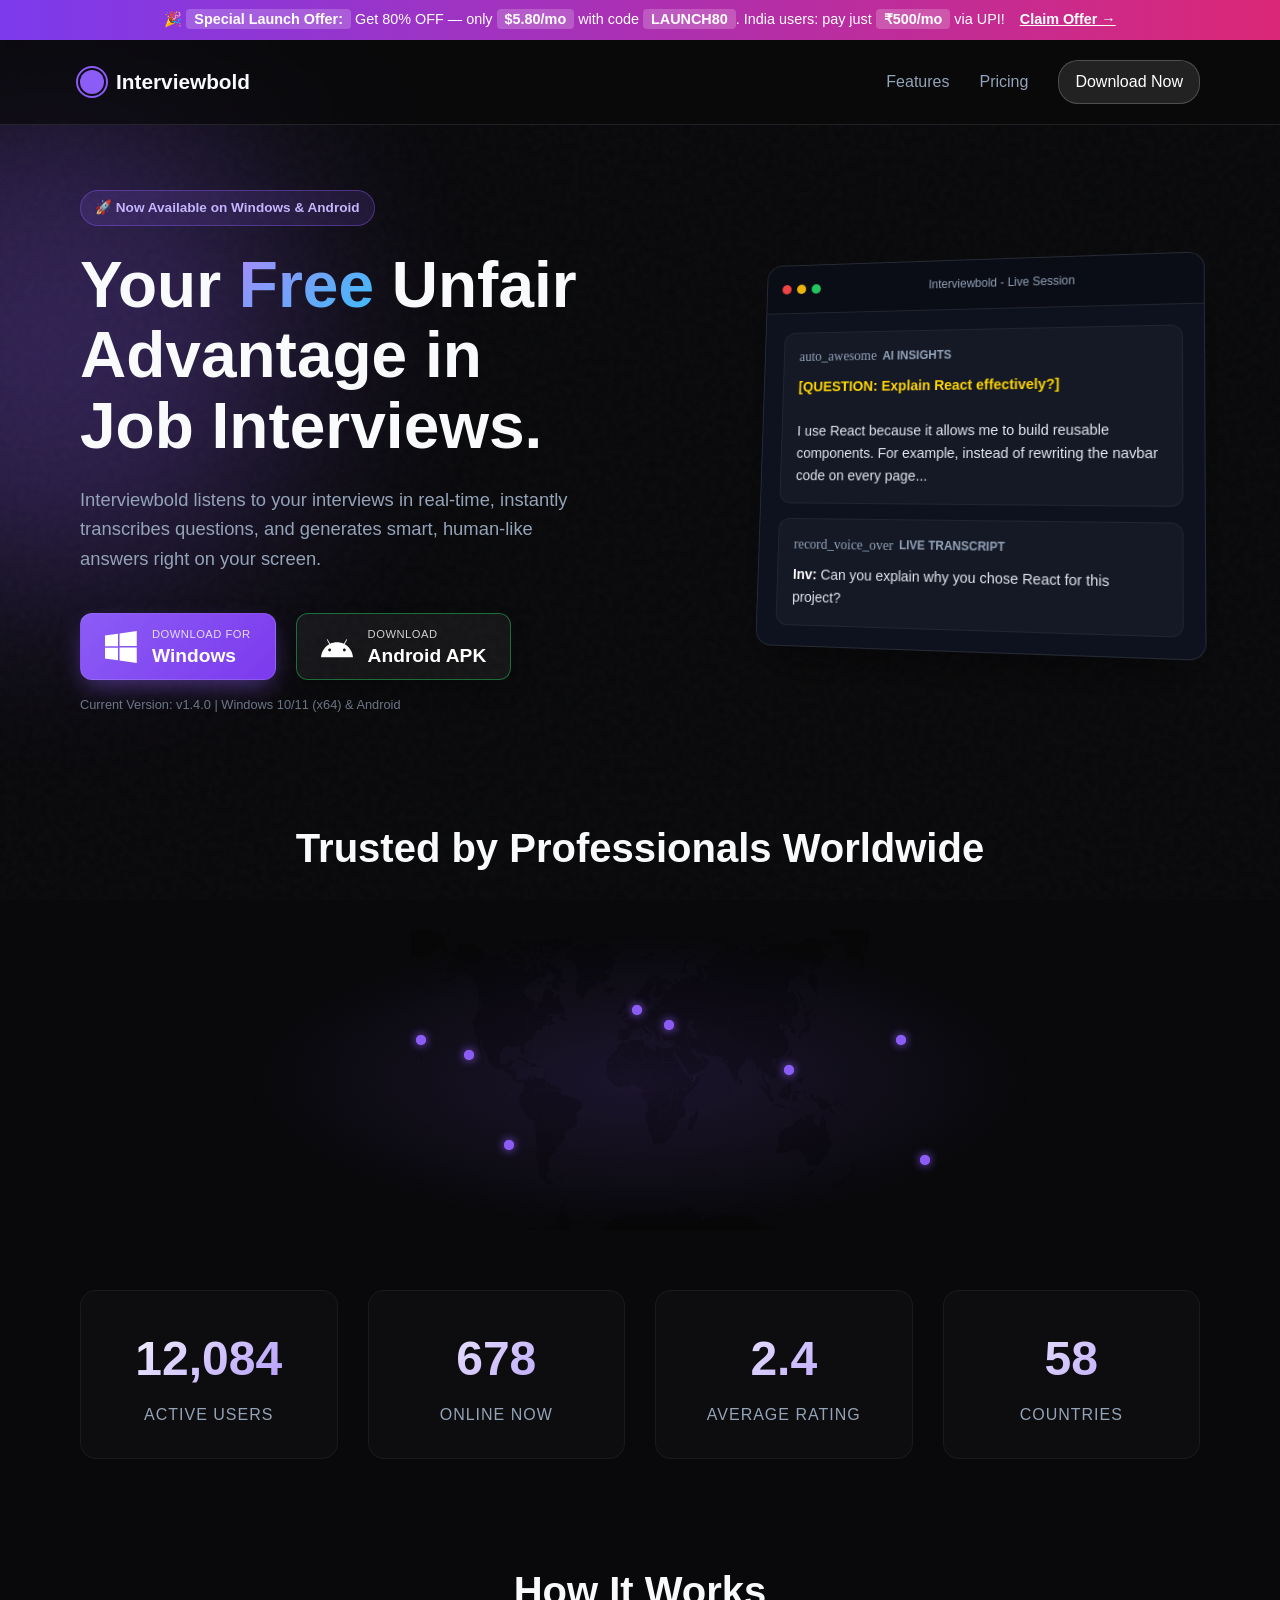
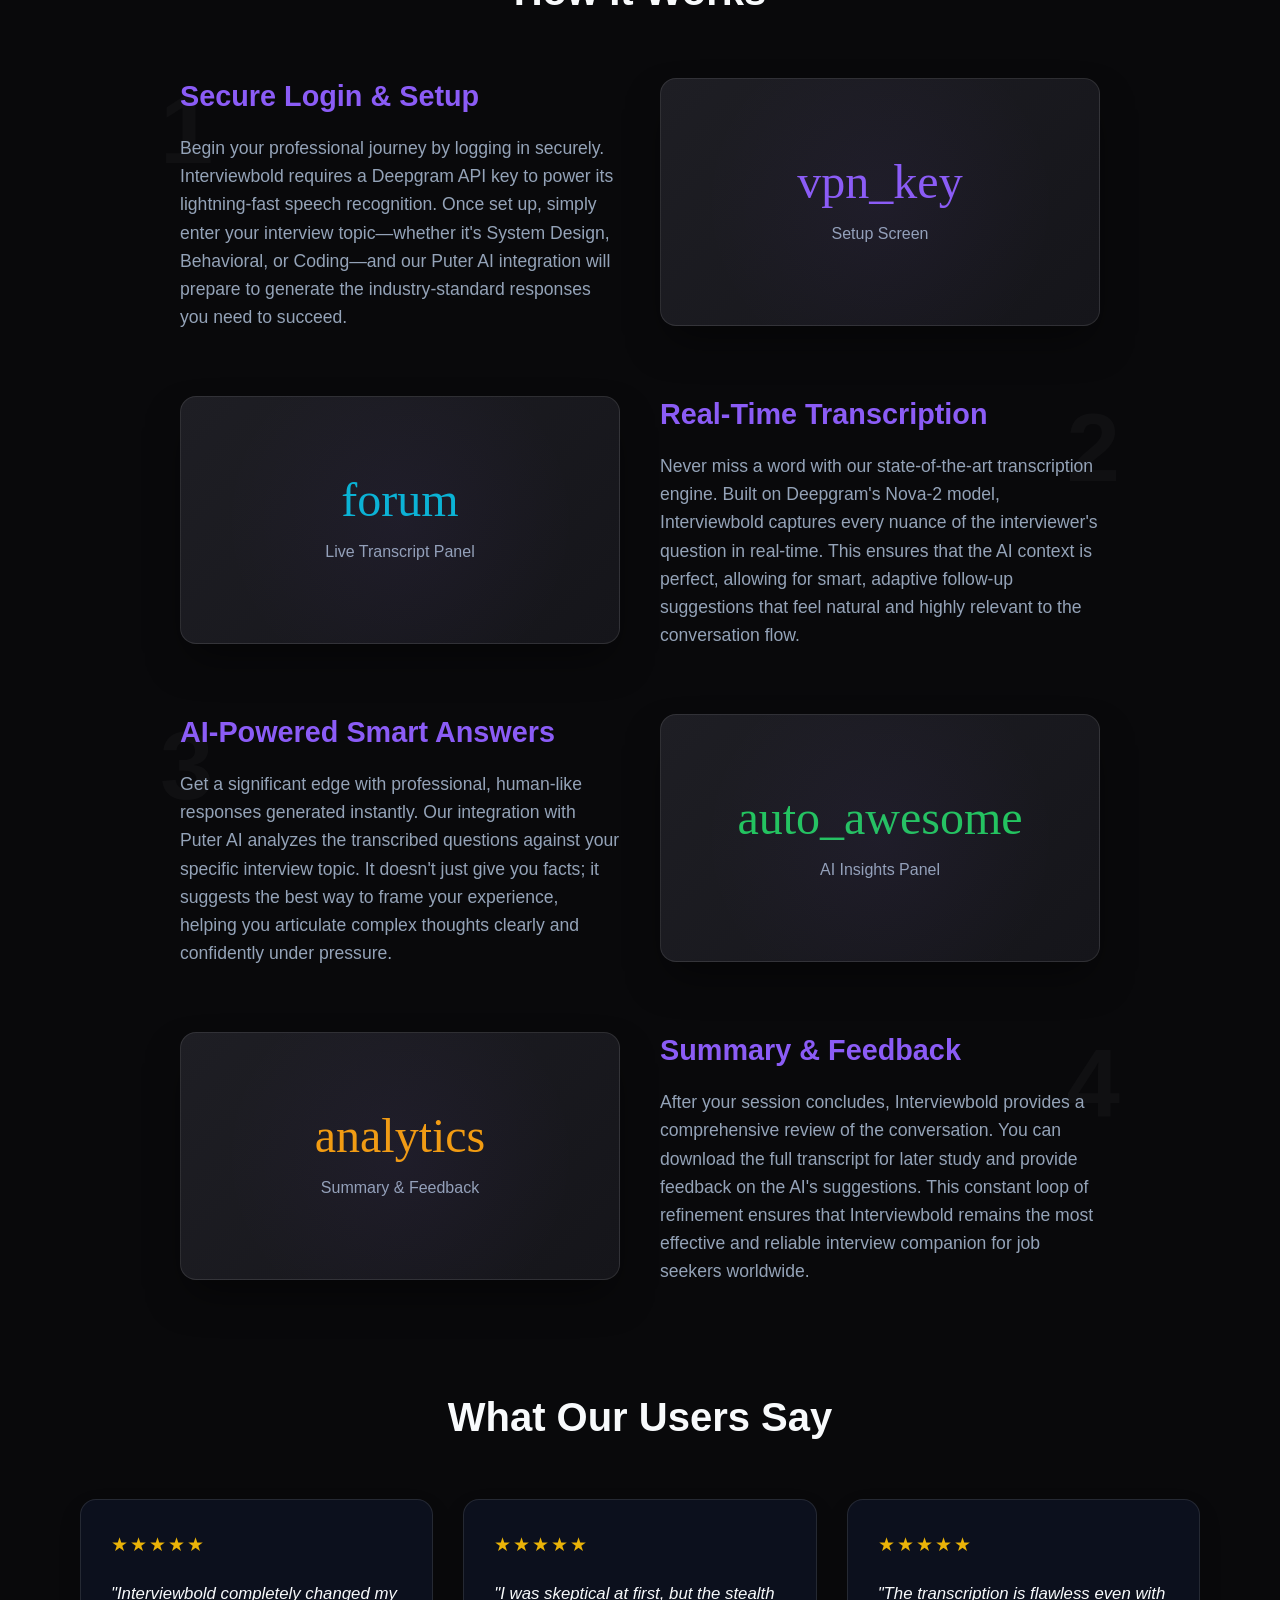
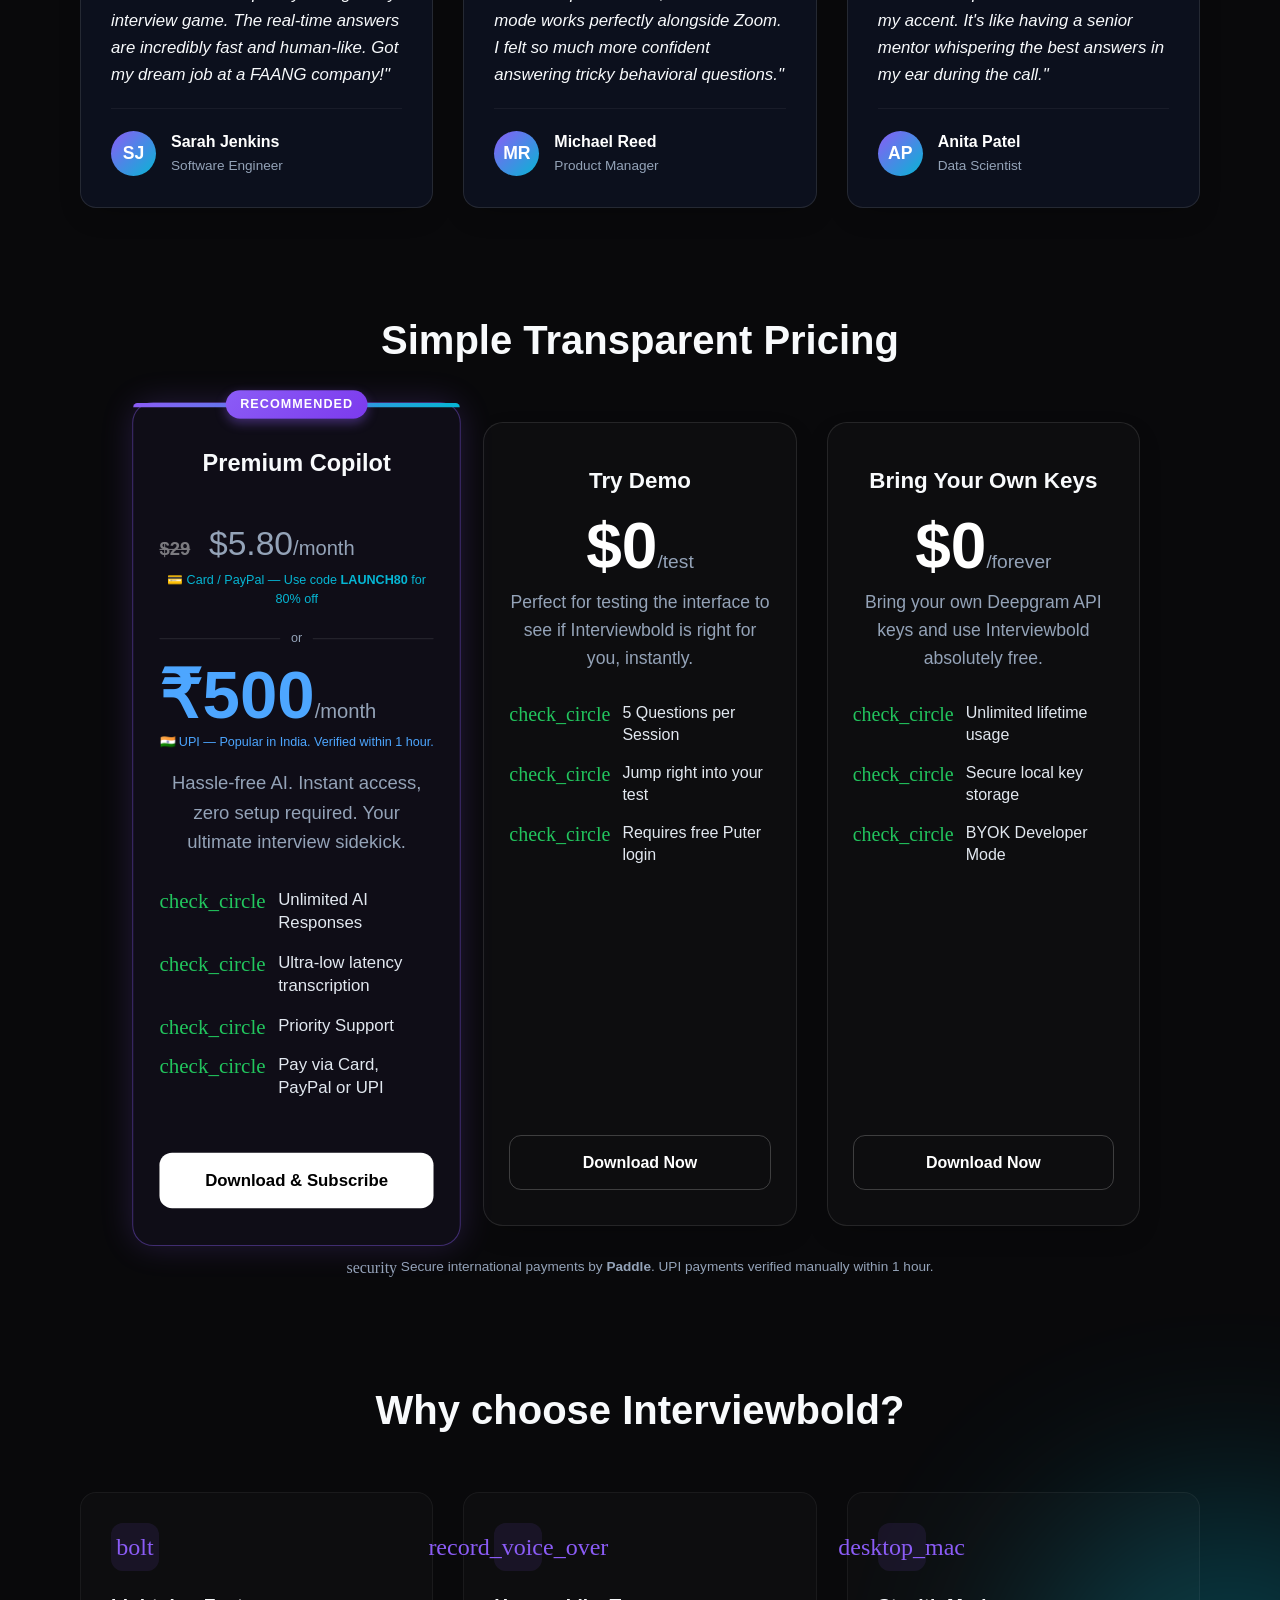
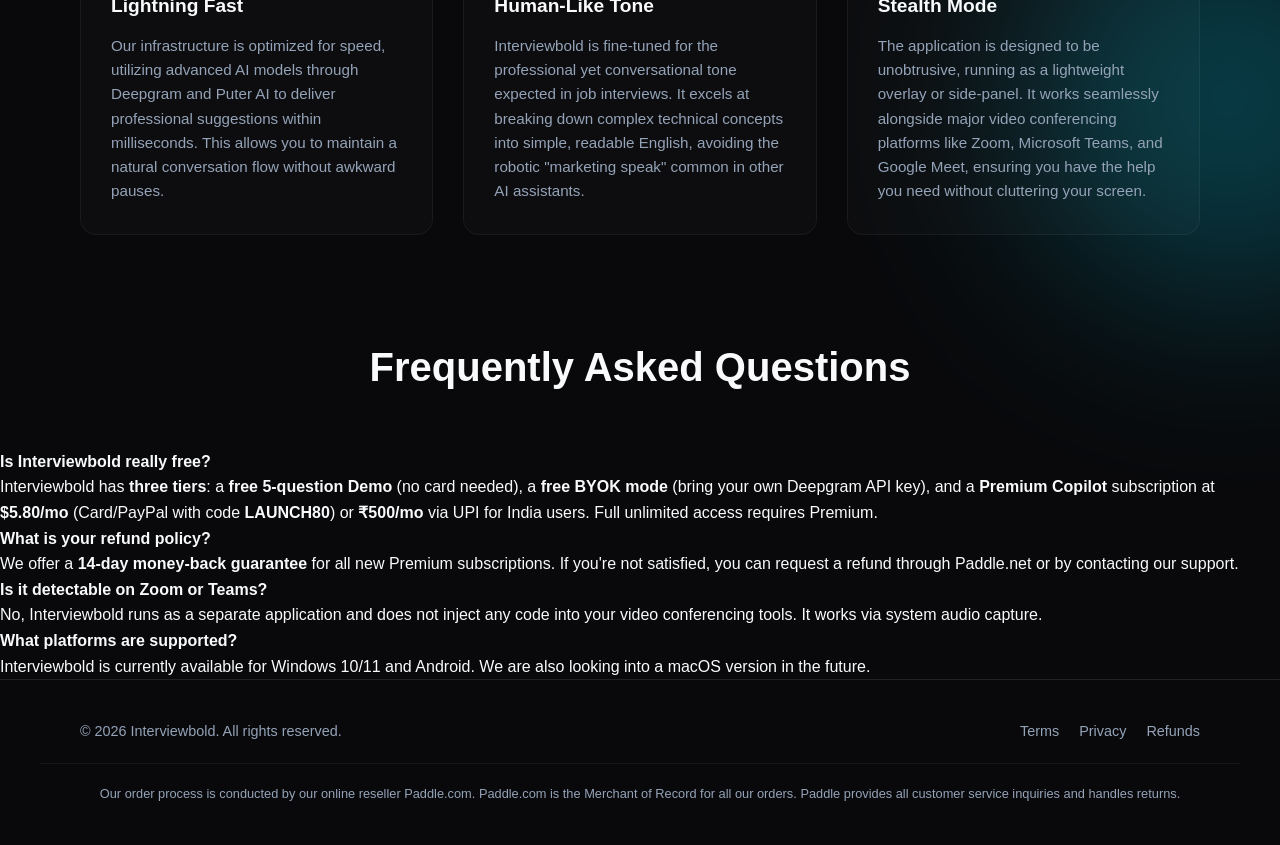
<file: index.html>
<!DOCTYPE html>
<html lang="en">

<head>
    <meta charset="UTF-8">
    <meta name="viewport" content="width=device-width, initial-scale=1.0">
    <meta name="google-site-verification" content="SeymtELvrnXvsM-uXNfC5ekh6F8FumeSMaG3FFA6Tqg" />
    <meta name="msvalidate.01" content="3D852667B1ECF9984A26DD2FC8D5C208" />
    <meta name="robots" content="index, follow, max-snippet:-1, max-image-preview:large, max-video-preview:-1" />
    <meta http-equiv="Content-Security-Policy"
        content="default-src 'self'; script-src 'self' 'unsafe-inline' https://cdn.jsdelivr.net; style-src 'self' 'unsafe-inline' https://fonts.googleapis.com https://cdn.jsdelivr.net; font-src 'self' https://fonts.gstatic.com https://fonts.googleapis.com; img-src 'self' data: https:; connect-src 'self';">
    <link rel="icon" type="image/png" href="/favicon.png">
    <link rel="apple-touch-icon" href="/favicon.png">

    <!-- Primary Meta Tags -->
    <title>Interviewbold - Free Real-Time Interview Copilot</title>
    <meta name="title" content="Interviewbold - Free Real-Time Interview Copilot">
    <meta name="description"
        content="Interviewbold: Your Free interview assistant. Real-time transcription using Deepgram and smart answers by Puter AI to help you ace your job interviews.">
    <meta name="keywords"
        content="Interview assistant, AI interview copilot, real-time interview helper, Deepgram transcription, Puter AI, AI job interview assistant, remote interview AI tool">
    <meta name="author" content="Interviewbold">
    <meta name="language" content="English">

    <!-- Open Graph / Facebook -->
    <meta property="og:type" content="website">
    <meta property="og:url" content="https://www.interviewbold.in/">
    <meta property="og:title" content="Interviewbold - Free Intelligent Interview Assistant">
    <meta property="og:description"
        content="Interviewbold: Your Free interview assistant. Real-time transcription using Deepgram and smart answers by Puter AI to help you ace your job interviews.">
    <meta property="og:image" content="https://www.interviewbold.in/assets/og-image.png">

    <!-- Twitter -->
    <meta property="twitter:card" content="summary_large_image">
    <meta property="twitter:url" content="https://www.interviewbold.in/">
    <meta property="twitter:title" content="Interviewbold - Free Intelligent Interview Assistant">
    <meta property="twitter:description"
        content="Interviewbold listens to your job interviews in real-time and generates smart, human-like answers instantly. Your unfair advantage in job interviews.">
    <meta property="twitter:image" content="https://www.interviewbold.in/assets/og-image.png">

    <!-- Canonical URL -->
    <link rel="canonical" href="https://www.interviewbold.in/">

    <!-- Fonts and Styles -->
    <link href="https://fonts.googleapis.com/css2?family=Inter:wght@300;400;500;600;700;800&display=swap"
        rel="stylesheet">
    <link href="https://fonts.googleapis.com/css2?family=Outfit:wght@400;600;800&display=swap" rel="stylesheet">
    <link href="https://fonts.googleapis.com/icon?family=Material+Icons+Round" rel="stylesheet">
    <link rel="stylesheet" href="style.css">

    <!-- Structured Data (JSON-LD) -->
    <script type="application/ld+json">
    {
      "@context": "https://schema.org",
      "@type": "SoftwareApplication",
      "name": "Interviewbold",
      "operatingSystem": "Windows, Android",
      "applicationCategory": "BusinessApplication",
      "description": "Interviewbold listens to your job interviews in real-time, instantly transcribes questions, and generates smart, human-like answers.",
      "applicationSubCategory": "Interview Assistant",
      "featureList": [
        "Real-time transcription",
        "AI-powered answers",
        "Stealth mode",
        "Multi-platform (Windows, Android)",
        "Deepgram & Puter AI integration"
      ],
      "offers": {
        "@type": "Offer",
        "price": "0",
        "priceCurrency": "USD"
      }
    }
    </script>
</head>

<body>
    <!-- Promo Banner -->
    <div class="promo-banner">
        <span>🎉 <strong>Special Launch Offer:</strong> Get 80% OFF — only <strong>$5.80/mo</strong> with code <strong>LAUNCH80</strong>. India users: pay just <strong>₹500/mo</strong> via UPI!</span>
        <a href="#pricing">Claim Offer &rarr;</a>
    </div>

    <!-- Background Effects -->
    <div class="ambient-glow glow-1"></div>
    <div class="ambient-glow glow-2"></div>
    <div class="noise-overlay"></div>

    <nav class="navbar">
        <div class="nav-content">
            <div class="logo">
                <div class="logo-icon">
                    <div class="pulse-ring"></div>
                </div>
                <span>Interviewbold</span>
            </div>
            <div class="nav-links">
                <a href="#features">Features</a>
                <a href="pricing.html">Pricing</a>
                <a href="#download" class="nav-btn">Download Now</a>
            </div>
        </div>
    </nav>

    <main>
        <section class="hero">
            <div class="hero-content">
                <div class="badge">🚀 Now Available on Windows & Android</div>
                <h1 class="hero-title">Your <span class="gradient-text">Free</span> Unfair Advantage in Job Interviews.
                </h1>
                <p class="hero-subtitle">Interviewbold listens to your interviews in real-time, instantly transcribes
                    questions, and generates smart, human-like answers right on your screen.</p>

                <div class="cta-group" id="download">
                    <!-- Windows Download Button -->
                    <a href="https://github.com/ayushmanparchoria16/wakeup_website/releases/download/v1.0.0/interviewbold-1.4.0.Setup.exe"
                        class="primary-btn windows-btn">
                        <svg viewBox="0 0 88 88" class="icon-windows" xmlns="http://www.w3.org/2000/svg" role="img" aria-label="Windows Logo">
                            <path
                                d="M0 12.402l35.687-4.86.016 34.423-35.67-.153L0 12.402zm35.67 33.529l.016 34.417-35.687-4.86v-29.41l35.67-.147zm4.326-39.012L87.314 0v41.26l-47.318-.215V6.919zm47.318 38.65L87.314 88l-47.318-6.62V45.71l47.318-.141z"
                                fill="currentColor" />
                        </svg>
                        <div class="btn-text">
                            <span class="small">Download for</span>
                            <span class="large">Windows</span>
                        </div>
                    </a>

                    <!-- Android Download / Direct APK -->
                    <a href="https://github.com/ayushmanparchoria16/wakeup_website/releases/download/v1.0.0/interviewbold-1.4.0.Setup.apk"
                        class="secondary-btn android-btn">
                        <svg viewBox="0 0 24 24" class="icon-android" xmlns="http://www.w3.org/2000/svg" role="img" aria-label="Android Logo">
                            <path
                                d="M17.523 15.3414C17.523 15.3414 17.523 15.3414 17.523 15.3414C16.9205 15.3414 16.4251 14.846 16.4251 14.2435C16.4251 13.6409 16.9205 13.1455 17.523 13.1455C18.1256 13.1455 18.621 13.6409 18.621 14.2435C18.621 14.846 18.1256 15.3414 17.523 15.3414ZM6.47648 15.3414C6.47648 15.3414 6.47648 15.3414 6.47648 15.3414C5.87395 15.3414 5.37855 14.846 5.37855 14.2435C5.37855 13.6409 5.87395 13.1455 6.47648 13.1455C7.07901 13.1455 7.57441 13.6409 7.57441 14.2435C7.57441 14.846 7.07901 15.3414 6.47648 15.3414ZM17.7207 9.87087L19.5768 6.64964C19.6646 6.49596 19.6133 6.30055 19.4597 6.21272C19.306 6.12489 19.1106 6.17616 19.0227 6.32984L17.13 9.61517C15.6139 8.92723 13.8867 8.52471 12.0001 8.52471C10.1135 8.52471 8.38626 8.92723 6.87023 9.61517L4.97753 6.32984C4.88971 6.17616 4.6943 6.12489 4.54062 6.21272C4.38694 6.30055 4.33567 6.49596 4.4235 6.64964L6.27958 9.87087C2.69722 11.8322 0.315555 15.4244 0 19.615H24C23.6845 15.4244 21.3028 11.8322 17.7207 9.87087Z"
                                fill="currentColor" />
                        </svg>
                        <div class="btn-text">
                            <span class="small">Download</span>
                            <span class="large">Android APK</span>
                        </div>
                    </a>
                </div>
                <div class="version-info">Current Version: v1.4.0 | Windows 10/11 (x64) &amp; Android</div>
            </div>

            <div class="hero-image-wrapper">
                <div class="glass-mockup">
                    <div class="mockup-header">
                        <div class="dots"><span></span><span></span><span></span></div>
                        <div class="mockup-title">Interviewbold - Live Session</div>
                    </div>
                    <div class="mockup-body">
                        <!-- Simulated App UI for the landing page -->
                        <div class="mockup-panel ai">
                            <div class="m-header"><span class="material-icons-round"
                                    style="font-size: 14px;">auto_awesome</span> AI Insights</div>
                            <div class="m-msg">
                                <span class="q-tag">[QUESTION: Explain React effectively?]</span><br><br>
                                I use React because it allows me to build reusable components. For example, instead of
                                rewriting the navbar code on every page...
                            </div>
                        </div>
                        <div class="mockup-panel tr">
                            <div class="m-header"><span class="material-icons-round"
                                    style="font-size: 14px;">record_voice_over</span>
                                Live Transcript</div>
                            <div class="m-msg tr-msg"><strong>Inv:</strong> Can you explain why you chose React for this
                                project?</div>
                        </div>
                    </div>
                </div>
            </div>
        </section>

        <!-- NEW: Global Stats & Usage -->
        <section id="stats" class="stats-section">
            <h2 class="section-title">Trusted by Professionals Worldwide</h2>

            <div class="stats-container">
                <div class="map-container">
                    <div class="map-bg"></div>
                    <div class="ping" style="top: 35%; left: 22%;" title="USA (San Francisco)"></div>
                    <div class="ping" style="top: 40%; left: 28%;" title="USA (New York)"></div>
                    <div class="ping" style="top: 70%; left: 33%;" title="Brazil (São Paulo)"></div>
                    <div class="ping" style="top: 25%; left: 49%;" title="UK (London)"></div>
                    <div class="ping" style="top: 30%; left: 53%;" title="Germany (Berlin)"></div>
                    <div class="ping" style="top: 45%; left: 68%;" title="India (Bangalore)"></div>
                    <div class="ping" style="top: 35%; left: 82%;" title="Japan (Tokyo)"></div>
                    <div class="ping" style="top: 75%; left: 85%;" title="Australia (Sydney)"></div>
                </div>

                <div class="stats-grid">
                    <div class="stat-card">
                        <div class="stat-number" data-target="25000">0</div>
                        <div class="stat-label">Active Users</div>
                    </div>
                    <div class="stat-card">
                        <div class="stat-number" data-target="1402">0</div>
                        <div class="stat-label">Online Now</div>
                    </div>
                    <div class="stat-card">
                        <div class="stat-number" data-target="4.9" data-decimal="true">0</div>
                        <div class="stat-label">Average Rating</div>
                    </div>
                    <div class="stat-card">
                        <div class="stat-number" data-target="120">0</div>
                        <div class="stat-label">Countries</div>
                    </div>
                </div>
            </div>
        </section>

        <!-- NEW: How to Use Section -->
        <section id="how-it-works" class="how-to-use">
            <h2 class="section-title">How It Works</h2>
            <div class="steps-container">
                <div class="step">
                    <div class="step-number">1</div>
                    <div class="step-content">
                        <h3>Secure Login & Setup</h3>
                        <p>Begin your professional journey by logging in securely. Interviewbold requires a Deepgram API key to power its lightning-fast speech recognition. Once set up, simply enter your interview topic—whether it's System Design, Behavioral, or Coding—and our Puter AI integration will prepare to generate the industry-standard responses you need to succeed.</p>
                    </div>
                    <!-- Placeholder for actual screenshot -->
                    <div class="step-image">
                        <div class="placeholder-img"
                            style="background: linear-gradient(135deg, #1e1e24 0%, #15151a 100%);">
                            <span class="material-icons-round" style="font-size: 48px; color: #8b5cf6;">vpn_key</span>
                            <span>Setup Screen</span>
                        </div>
                    </div>
                </div>

                <div class="step reverse-step">
                    <div class="step-number">2</div>
                    <div class="step-content">
                        <h3>Real-Time Transcription</h3>
                        <p>Never miss a word with our state-of-the-art transcription engine. Built on Deepgram's Nova-2 model, Interviewbold captures every nuance of the interviewer's question in real-time. This ensures that the AI context is perfect, allowing for smart, adaptive follow-up suggestions that feel natural and highly relevant to the conversation flow.</p>
                    </div>
                    <div class="step-image">
                        <div class="placeholder-img"
                            style="background: linear-gradient(135deg, #1e1e24 0%, #15151a 100%);">
                            <span class="material-icons-round" style="font-size: 48px; color: #06b6d4;">forum</span>
                            <span>Live Transcript Panel</span>
                        </div>
                    </div>
                </div>

                <div class="step">
                    <div class="step-number">3</div>
                    <div class="step-content">
                        <h3>AI-Powered Smart Answers</h3>
                        <p>Get a significant edge with professional, human-like responses generated instantly. Our integration with Puter AI analyzes the transcribed questions against your specific interview topic. It doesn't just give you facts; it suggests the best way to frame your experience, helping you articulate complex thoughts clearly and confidently under pressure.</p>
                    </div>
                    <div class="step-image">
                        <div class="placeholder-img"
                            style="background: linear-gradient(135deg, #1e1e24 0%, #15151a 100%);">
                            <span class="material-icons-round"
                                style="font-size: 48px; color: #22c55e;">auto_awesome</span>
                            <span>AI Insights Panel</span>
                        </div>
                    </div>
                </div>

                <div class="step reverse-step">
                    <div class="step-number">4</div>
                    <div class="step-content">
                        <h3>Summary & Feedback</h3>
                        <p>After your session concludes, Interviewbold provides a comprehensive review of the conversation. You can download the full transcript for later study and provide feedback on the AI's suggestions. This constant loop of refinement ensures that Interviewbold remains the most effective and reliable interview companion for job seekers worldwide.</p>
                    </div>
                    <div class="step-image">
                        <div class="placeholder-img"
                            style="background: linear-gradient(135deg, #1e1e24 0%, #15151a 100%);">
                            <span class="material-icons-round" style="font-size: 48px; color: #f59e0b;">analytics</span>
                            <span>Summary & Feedback</span>
                        </div>
                    </div>
                </div>
            </div>
        </section>

        <!-- NEW: Testimonials Area -->
        <section id="testimonials" class="testimonials">
            <h2 class="section-title">What Our Users Say</h2>
            <div class="testimonial-grid">
                <div class="testimonial-card">
                    <div class="stars">★★★★★</div>
                    <p class="review-text">"Interviewbold completely changed my interview game. The real-time answers are
                        incredibly fast and human-like. Got my dream job at a FAANG company!"</p>
                    <div class="user-info">
                        <div class="avatar">SJ</div>
                        <div>
                            <h4>Sarah Jenkins</h4>
                            <p>Software Engineer</p>
                        </div>
                    </div>
                </div>
                <div class="testimonial-card">
                    <div class="stars">★★★★★</div>
                    <p class="review-text">"I was skeptical at first, but the stealth mode works perfectly alongside
                        Zoom. I felt so much more confident answering tricky behavioral questions."</p>
                    <div class="user-info">
                        <div class="avatar">MR</div>
                        <div>
                            <h4>Michael Reed</h4>
                            <p>Product Manager</p>
                        </div>
                    </div>
                </div>
                <div class="testimonial-card">
                    <div class="stars">★★★★★</div>
                    <p class="review-text">"The transcription is flawless even with my accent. It's like having a senior
                        mentor whispering the best answers in my ear during the call."</p>
                    <div class="user-info">
                        <div class="avatar">AP</div>
                        <div>
                            <h4>Anita Patel</h4>
                            <p>Data Scientist</p>
                        </div>
                    </div>
                </div>
            </div>
        </section>

        <!-- NEW: Pricing Section -->
        <section id="pricing" class="pricing">
            <h2 class="section-title">Simple Transparent Pricing</h2>
            <div class="pricing-grid">

                <!-- Premium Tier -->
                <div class="pricing-card premium-tier">
                    <div class="pricing-badge">RECOMMENDED</div>
                    <h3>Premium Copilot</h3>

                    <!-- International pricing -->
                    <div style="margin-bottom: 6px;">
                        <div style="display:flex; align-items:baseline; gap:8px; flex-wrap:wrap;">
                            <div class="price" style="margin:0;"><s style="opacity:0.45; font-size:1.1rem;">$29</s> <span style="font-size:2rem;">$5.80</span><span>/month</span></div>
                        </div>
                        <div style="font-size:0.75rem; color:var(--accent); margin-top:4px;">💳 Card / PayPal &mdash; Use code <strong>LAUNCH80</strong> for 80% off</div>
                    </div>

                    <!-- Divider -->
                    <div style="display:flex;align-items:center;gap:10px;margin:12px 0;">
                        <div style="flex:1;height:1px;background:rgba(255,255,255,0.1);"></div>
                        <span style="font-size:0.75rem;color:var(--text-muted);">or</span>
                        <div style="flex:1;height:1px;background:rgba(255,255,255,0.1);"></div>
                    </div>

                    <!-- UPI India pricing -->
                    <div style="margin-bottom: 14px;">
                        <div style="display:flex;align-items:baseline;gap:8px;">
                            <div class="price" style="margin:0; color:#4da6ff;">₹500<span>/month</span></div>
                        </div>
                        <div style="font-size:0.75rem; color:#4da6ff; margin-top:4px;">🇮🇳 UPI &mdash; Popular in India. Verified within 1 hour.</div>
                    </div>

                    <p class="pricing-desc">Hassle-free AI. Instant access, zero setup required. Your ultimate interview sidekick.</p>
                    <ul class="pricing-features">
                        <li><span class="material-icons-round">check_circle</span> Unlimited AI Responses</li>
                        <li><span class="material-icons-round">check_circle</span> Ultra-low latency transcription</li>
                        <li><span class="material-icons-round">check_circle</span> Priority Support</li>
                        <li><span class="material-icons-round">check_circle</span> Pay via Card, PayPal or UPI</li>
                    </ul>
                    <div class="pricing-action">
                        <a href="#download" class="nav-btn" style="display: block; text-align: center; width: 100%; border: none;">Download &amp; Subscribe</a>
                    </div>
                </div>

                <!-- Demo Tier -->
                <div class="pricing-card">
                    <h3>Try Demo</h3>
                    <div class="price">$0<span>/test</span></div>
                    <p class="pricing-desc">Perfect for testing the interface to see if Interviewbold is right for you, instantly.</p>
                    <ul class="pricing-features">
                        <li><span class="material-icons-round">check_circle</span> 5 Questions per Session</li>
                        <li><span class="material-icons-round">check_circle</span> Jump right into your test</li>
                        <li><span class="material-icons-round">check_circle</span> Requires free Puter login</li>
                    </ul>
                    <div class="pricing-action">
                        <a href="#download" class="nav-btn secondary-btn" style="display: block; text-align: center; width:100%;">Download Now</a>
                    </div>
                </div>

                <!-- BYOK Tier -->
                <div class="pricing-card">
                    <h3>Bring Your Own Keys</h3>
                    <div class="price">$0<span>/forever</span></div>
                    <p class="pricing-desc">Bring your own Deepgram API keys and use Interviewbold absolutely free.</p>
                    <ul class="pricing-features">
                        <li><span class="material-icons-round">check_circle</span> Unlimited lifetime usage</li>
                        <li><span class="material-icons-round">check_circle</span> Secure local key storage</li>
                        <li><span class="material-icons-round">check_circle</span> BYOK Developer Mode</li>
                    </ul>
                    <div class="pricing-action">
                        <a href="#download" class="nav-btn secondary-btn" style="display: block; text-align: center; width:100%;">Download Now</a>
                    </div>
                </div>

            </div>
            <div style="text-align: center; margin-top: 30px; color: var(--text-muted); font-size: 0.85rem;">
                <span class="material-icons-round" style="font-size: 1rem; vertical-align: middle;">security</span> Secure international payments by <strong>Paddle</strong>. UPI payments verified manually within 1 hour.
            </div>
        </section>

        <section id="features" class="features">
            <h2 class="section-title">Why choose Interviewbold?</h2>
            <div class="feature-grid">
                <div class="feature-card">
                    <div class="feature-icon"><span class="material-icons-round">bolt</span></div>
                    <h3>Lightning Fast</h3>
                    <p>Our infrastructure is optimized for speed, utilizing advanced AI models through Deepgram and Puter AI to deliver professional suggestions within milliseconds. This allows you to maintain a natural conversation flow without awkward pauses.</p>
                </div>
                <div class="feature-card">
                    <div class="feature-icon"><span class="material-icons-round">record_voice_over</span></div>
                    <h3>Human-Like Tone</h3>
                    <p>Interviewbold is fine-tuned for the professional yet conversational tone expected in job interviews. It excels at breaking down complex technical concepts into simple, readable English, avoiding the robotic "marketing speak" common in other AI assistants.</p>
                </div>
                <div class="feature-card">
                    <div class="feature-icon"><span class="material-icons-round">desktop_mac</span></div>
                    <h3>Stealth Mode</h3>
                    <p>The application is designed to be unobtrusive, running as a lightweight overlay or side-panel. It works seamlessly alongside major video conferencing platforms like Zoom, Microsoft Teams, and Google Meet, ensuring you have the help you need without cluttering your screen.</p>
                </div>
            </div>
        </section>

        <!-- FAQ Section for SEO Deepness -->
        <section id="faq" class="faq-section">
            <h2 class="section-title">Frequently Asked Questions</h2>
            <div class="faq-grid">
                <div class="faq-item">
                    <h4>Is Interviewbold really free?</h4>
                    <p>Interviewbold has <strong>three tiers</strong>: a <strong>free 5-question Demo</strong> (no card needed), a <strong>free BYOK mode</strong> (bring your own Deepgram API key), and a <strong>Premium Copilot</strong> subscription at <strong>$5.80/mo</strong> (Card/PayPal with code <strong>LAUNCH80</strong>) or <strong>₹500/mo</strong> via UPI for India users. Full unlimited access requires Premium.</p>
                </div>
                <div class="faq-item">
                    <h4>What is your refund policy?</h4>
                    <p>We offer a <strong>14-day money-back guarantee</strong> for all new Premium subscriptions. If you're not satisfied, you can request a refund through Paddle.net or by contacting our support.</p>
                </div>
                <div class="faq-item">
                    <h4>Is it detectable on Zoom or Teams?</h4>
                    <p>No, Interviewbold runs as a separate application and does not inject any code into your video conferencing tools. It works via system audio capture.</p>
                </div>
                <div class="faq-item">
                    <h4>What platforms are supported?</h4>
                    <p>Interviewbold is currently available for Windows 10/11 and Android. We are also looking into a macOS version in the future.</p>
                </div>
            </div>
        </section>
    </main>

    <footer>
        <div class="footer-content" style="max-width: 1200px; margin: 0 auto; padding: 0 40px; display: flex; justify-content: space-between; align-items: center; flex-wrap: wrap; gap: 20px;">
            <p>&copy; 2026 Interviewbold. All rights reserved.</p>
            <div style="display: flex; gap: 20px;">
                <a href="terms.html" style="color: var(--text-muted); text-decoration: none;">Terms</a>
                <a href="privacy.html" style="color: var(--text-muted); text-decoration: none;">Privacy</a>
                <a href="refund.html" style="color: var(--text-muted); text-decoration: none;">Refunds</a>
            </div>
        </div>
        <div style="max-width: 1200px; margin: 20px auto 0; padding: 0 40px; text-align: center; color: var(--text-muted); font-size: 0.8rem; border-top: 1px solid rgba(255,255,255,0.05); padding-top: 20px;">
            <p>Our order process is conducted by our online reseller Paddle.com. Paddle.com is the Merchant of Record for all our orders. Paddle provides all customer service inquiries and handles returns.</p>
        </div>
    </footer>

    <script>
        // Number Counter Animation for Stats
        const animateNumbers = () => {
            const stats = document.querySelectorAll('.stat-number');
            stats.forEach(stat => {
                const target = parseFloat(stat.getAttribute('data-target'));
                const isDecimal = stat.getAttribute('data-decimal') === 'true';
                const duration = 2000; // 2 seconds
                const frames = 60;
                const step = target / (frames * (duration / 1000));
                let current = 0;

                const updateCount = () => {
                    current += step;
                    if (current < target) {
                        stat.innerText = isDecimal ? current.toFixed(1) : Math.ceil(current).toLocaleString();
                        requestAnimationFrame(updateCount);
                    } else {
                        stat.innerText = isDecimal ? target.toFixed(1) : target.toLocaleString() + (target >= 120 && !isDecimal && target !== 1402 ? '+' : '');

                        // New: Fluctuating "Online Now" effect
                        if (target === 1402) {
                            let baseValue = 1402;
                            setInterval(() => {
                                const fluctuation = Math.floor(Math.random() * 7) - 3; // -3 to +3
                                baseValue += fluctuation;
                                // Keep it in a reasonable range
                                if (baseValue < 1395) baseValue = 1395;
                                if (baseValue > 1410) baseValue = 1410;
                                stat.innerText = baseValue.toLocaleString();
                            }, 2500);
                        }
                    }
                };

                updateCount();
            });
        };

        // Trigger animation when stats section is in view
        const observer = new IntersectionObserver((entries) => {
            if (entries[0].isIntersecting) {
                animateNumbers();
                observer.disconnect();
            }
        });

        const statsSection = document.getElementById('stats');
        if (statsSection) {
            observer.observe(statsSection);
        }
    </script>
</body>

</html>
</file>
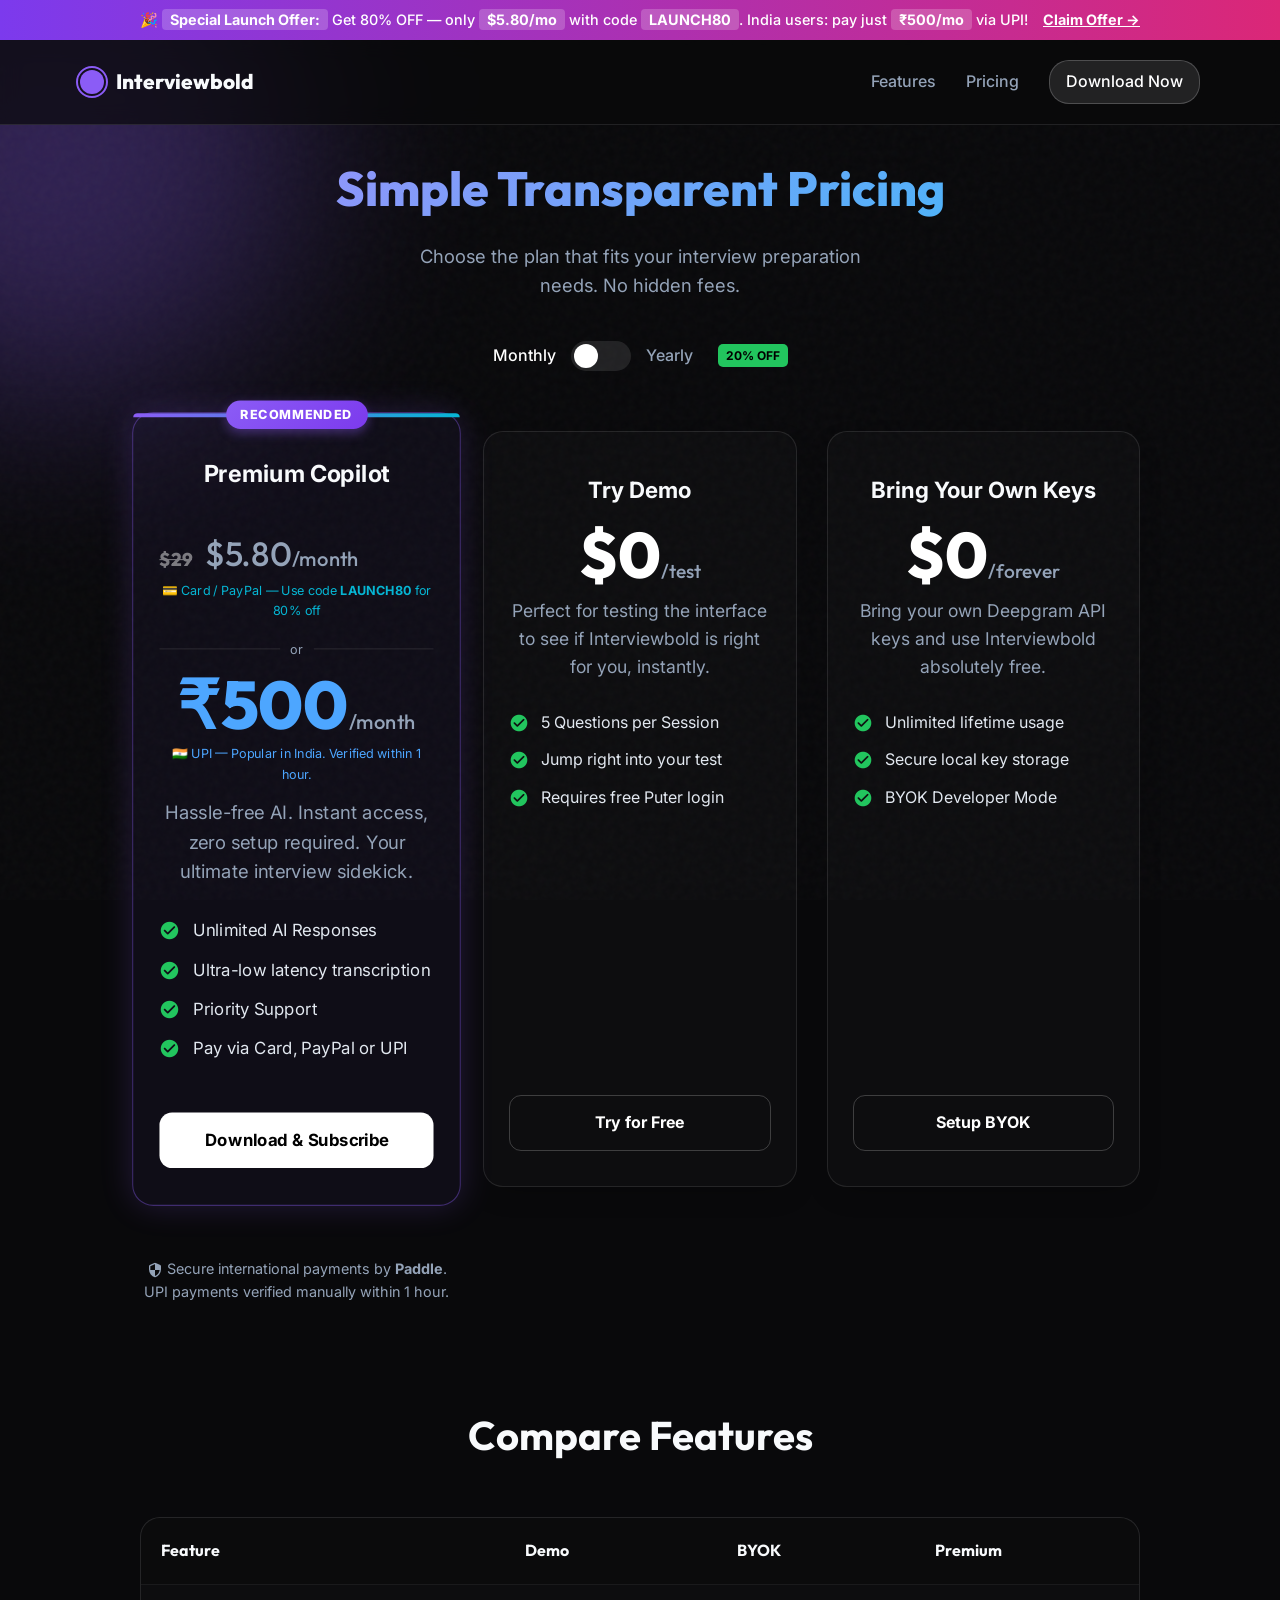
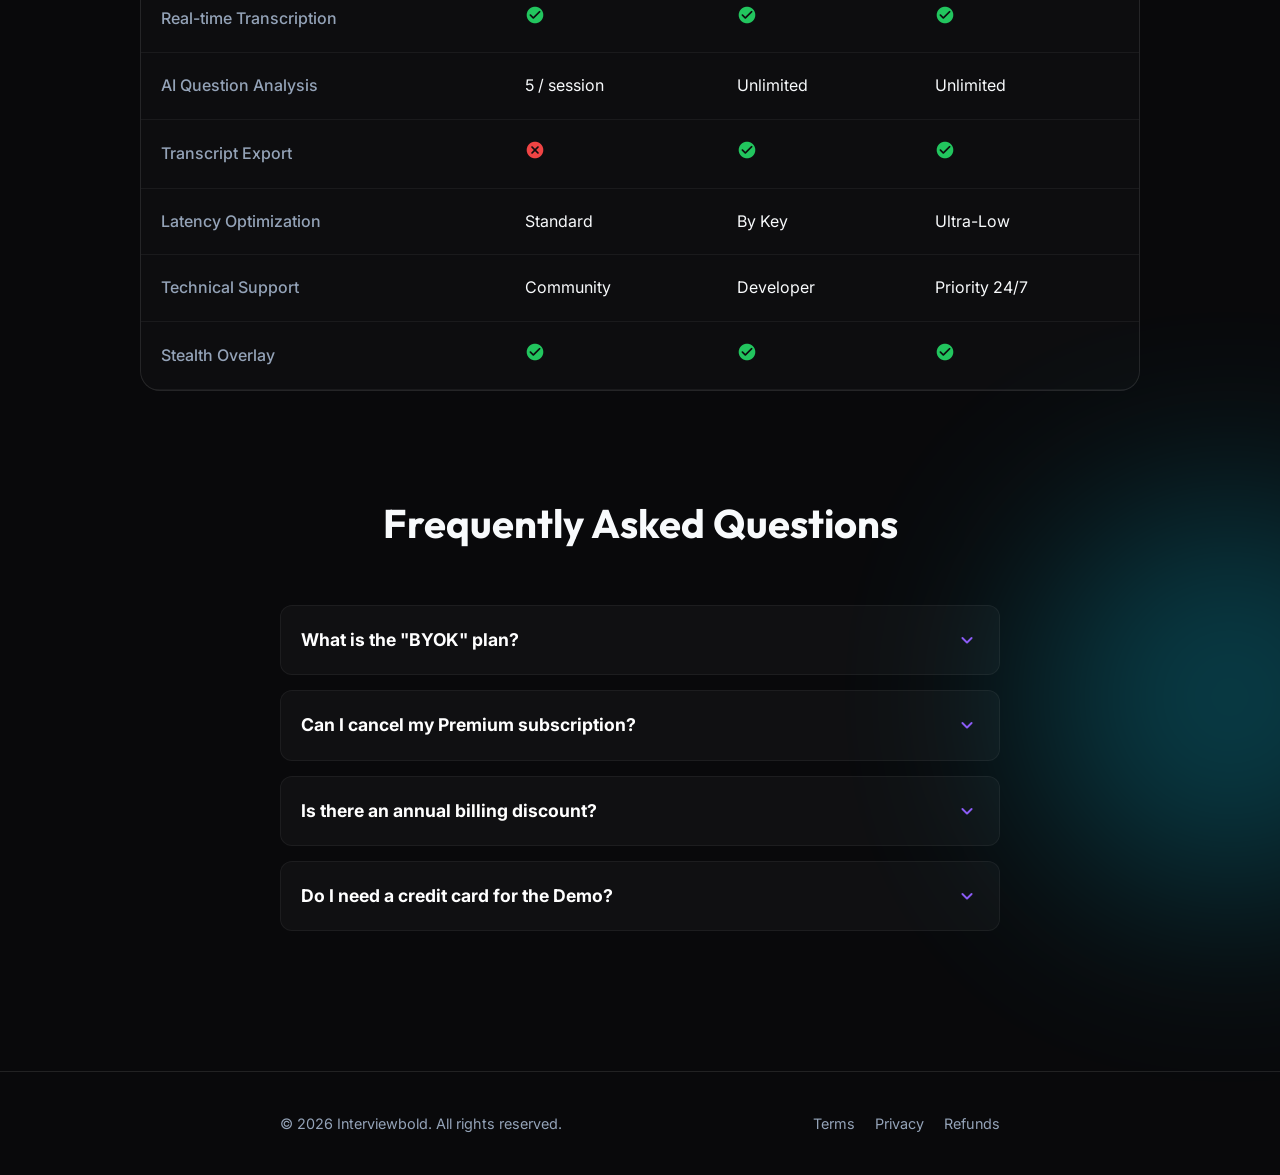
<file: pricing.html>
<!DOCTYPE html>
<html lang="en">

<head>
    <meta charset="UTF-8">
    <meta name="viewport" content="width=device-width, initial-scale=1.0">
    <link rel="icon" type="image/png" href="/favicon.png">
    <link rel="apple-touch-icon" href="/favicon.png">
    <title>Pricing - Interviewbold</title>
    <meta name="description" content="Simple and transparent pricing for Interviewbold. Choose from our Free Demo, BYOK, or Premium Copilot plans.">
    <link href="https://fonts.googleapis.com/css2?family=Inter:wght@300;400;500;600;700;800&display=swap"
        rel="stylesheet">
    <link href="https://fonts.googleapis.com/css2?family=Outfit:wght@400;600;800&display=swap" rel="stylesheet">
    <link href="https://fonts.googleapis.com/icon?family=Material+Icons+Round" rel="stylesheet">
    <link rel="stylesheet" href="style.css">
</head>

<body>
    <!-- Promo Banner -->
    <div class="promo-banner">
        <span>🎉 <strong>Special Launch Offer:</strong> Get 80% OFF — only <strong>$5.80/mo</strong> with code <strong>LAUNCH80</strong>. India users: pay just <strong>₹500/mo</strong> via UPI!</span>
        <a href="pricing.html">Claim Offer &rarr;</a>
    </div>

    <div class="ambient-glow glow-1"></div>
    <div class="ambient-glow glow-2"></div>
    <div class="noise-overlay"></div>

    <nav class="navbar">
        <div class="nav-content">
            <a href="index.html" class="logo" style="text-decoration: none; color: inherit;">
                <div class="logo-icon">
                    <div class="pulse-ring"></div>
                </div>
                <span>Interviewbold</span>
            </a>
            <div class="nav-links">
                <a href="index.html#features">Features</a>
                <a href="pricing.html">Pricing</a>
                <a href="index.html#download" class="nav-btn">Download Now</a>
            </div>
        </div>
    </nav>

    <main class="content-page">
        <section class="pricing">
            <div class="content-header">
                <h1 class="gradient-text">Simple Transparent Pricing</h1>
                <p class="hero-subtitle" style="margin: 0 auto; margin-bottom: 40px;">Choose the plan that fits your interview preparation needs. No hidden fees.</p>
                
                <!-- Pricing Toggle -->
                <div class="pricing-toggle">
                    <span class="toggle-label active" id="monthly-label">Monthly</span>
                    <div class="toggle-switch" id="billing-toggle"></div>
                    <span class="toggle-label" id="yearly-label">Yearly</span>
                    <span class="discount-badge">20% OFF</span>
                </div>
            </div>
            
            <div class="pricing-grid">
                <!-- Premium Tier -->
                <div class="pricing-card premium-tier">
                    <div class="pricing-badge">RECOMMENDED</div>
                    <h3>Premium Copilot</h3>

                    <!-- International pricing -->
                    <div style="margin-bottom: 6px;">
                        <div style="display:flex; align-items:baseline; gap:8px; flex-wrap:wrap;">
                            <div class="price" id="premium-price" style="margin:0;"><s style="opacity:0.45; font-size:1.1rem;">$29</s> <span style="font-size:2rem;">$5.80</span><span>/month</span></div>
                        </div>
                        <div style="font-size:0.75rem; color:var(--accent); margin-top:4px;">💳 Card / PayPal &mdash; Use code <strong>LAUNCH80</strong> for 80% off</div>
                    </div>

                    <!-- Divider -->
                    <div style="display:flex;align-items:center;gap:10px;margin:12px 0;">
                        <div style="flex:1;height:1px;background:rgba(255,255,255,0.1);"></div>
                        <span style="font-size:0.75rem;color:var(--text-muted);">or</span>
                        <div style="flex:1;height:1px;background:rgba(255,255,255,0.1);"></div>
                    </div>

                    <!-- UPI India pricing -->
                    <div style="margin-bottom: 14px;">
                        <div class="price" style="margin:0; color:#4da6ff;">&#8377;500<span>/month</span></div>
                        <div style="font-size:0.75rem; color:#4da6ff; margin-top:4px;">&#127470;&#127475; UPI &mdash; Popular in India. Verified within 1 hour.</div>
                    </div>

                    <p class="pricing-desc">Hassle-free AI. Instant access, zero setup required. Your ultimate interview sidekick.</p>
                    <ul class="pricing-features">
                        <li><span class="material-icons-round">check_circle</span> Unlimited AI Responses</li>
                        <li><span class="material-icons-round">check_circle</span> Ultra-low latency transcription</li>
                        <li><span class="material-icons-round">check_circle</span> Priority Support</li>
                        <li><span class="material-icons-round">check_circle</span> Pay via Card, PayPal or UPI</li>
                    </ul>
                    <div class="pricing-action">
                        <a href="index.html#download" class="nav-btn" style="display: block; text-align: center; width: 100%; border: none;">Download &amp; Subscribe</a>
                    </div>
                </div>

                <!-- Demo Tier -->
                <div class="pricing-card">
                    <h3>Try Demo</h3>
                    <div class="price">$0<span>/test</span></div>
                    <p class="pricing-desc">Perfect for testing the interface to see if Interviewbold is right for you, instantly.</p>
                    <ul class="pricing-features">
                        <li><span class="material-icons-round">check_circle</span> 5 Questions per Session</li>
                        <li><span class="material-icons-round">check_circle</span> Jump right into your test</li>
                        <li><span class="material-icons-round">check_circle</span> Requires free Puter login</li>
                    </ul>
                    <div class="pricing-action">
                        <a href="index.html#download" class="nav-btn secondary-btn" style="display: block; text-align: center; width:100%;">Try for Free</a>
                    </div>
                </div>

                <!-- BYOK Tier -->
                <div class="pricing-card">
                    <h3>Bring Your Own Keys</h3>
                    <div class="price">$0<span>/forever</span></div>
                    <p class="pricing-desc">Bring your own Deepgram API keys and use Interviewbold absolutely free.</p>
                    <ul class="pricing-features">
                        <li><span class="material-icons-round">check_circle</span> Unlimited lifetime usage</li>
                        <li><span class="material-icons-round">check_circle</span> Secure local key storage</li>
                        <li><span class="material-icons-round">check_circle</span> BYOK Developer Mode</li>
                    </ul>
                    <div class="pricing-action">
                        <a href="index.html#download" class="nav-btn secondary-btn" style="display: block; text-align: center; width:100%;">Setup BYOK</a>
                    </div>
                </div>
            <div style="text-align: center; margin-top: 40px; color: var(--text-muted); font-size: 0.9rem;">
                <p><span class="material-icons-round" style="font-size: 1rem; vertical-align: middle;">security</span> Secure international payments by <strong>Paddle</strong>. UPI payments verified manually within 1 hour.</p>
            </div>
        </section>

        <!-- Feature Comparison Section -->
        <section class="comparison-section">
            <h2 class="section-title">Compare Features</h2>
            <div class="comparison-table-wrapper">
                <table class="comparison-table">
                    <thead>
                        <tr>
                            <th>Feature</th>
                            <th>Demo</th>
                            <th>BYOK</th>
                            <th>Premium</th>
                        </tr>
                    </thead>
                    <tbody>
                        <tr>
                            <td class="feature">Real-time Transcription</td>
                            <td><span class="material-icons-round check">check_circle</span></td>
                            <td><span class="material-icons-round check">check_circle</span></td>
                            <td><span class="material-icons-round check">check_circle</span></td>
                        </tr>
                        <tr>
                            <td class="feature">AI Question Analysis</td>
                            <td>5 / session</td>
                            <td>Unlimited</td>
                            <td>Unlimited</td>
                        </tr>
                        <tr>
                            <td class="feature">Transcript Export</td>
                            <td><span class="material-icons-round close">cancel</span></td>
                            <td><span class="material-icons-round check">check_circle</span></td>
                            <td><span class="material-icons-round check">check_circle</span></td>
                        </tr>
                        <tr>
                            <td class="feature">Latency Optimization</td>
                            <td>Standard</td>
                            <td>By Key</td>
                            <td>Ultra-Low</td>
                        </tr>
                        <tr>
                            <td class="feature">Technical Support</td>
                            <td>Community</td>
                            <td>Developer</td>
                            <td>Priority 24/7</td>
                        </tr>
                        <tr>
                            <td class="feature">Stealth Overlay</td>
                            <td><span class="material-icons-round check">check_circle</span></td>
                            <td><span class="material-icons-round check">check_circle</span></td>
                            <td><span class="material-icons-round check">check_circle</span></td>
                        </tr>
                    </tbody>
                </table>
            </div>
        </section>

        <section class="content-container" style="margin-top: 100px;">
            <h2 class="section-title">Frequently Asked Questions</h2>
            <div class="faq-accordion">
                <div class="accordion-item">
                    <div class="accordion-header">
                        <h4>What is the "BYOK" plan?</h4>
                        <span class="material-icons-round accordion-icon">expand_more</span>
                    </div>
                    <div class="accordion-content">
                        <p>BYOK stands for "Bring Your Own Key". If you have your own Deepgram API key, you can use our software's full capabilities for free. We don't charge you; you only pay Deepgram for what you use (they have a generous free tier too!). This is perfect for developers or those who already have infrastructure API keys.</p>
                    </div>
                </div>
                <div class="accordion-item">
                    <div class="accordion-header">
                        <h4>Can I cancel my Premium subscription?</h4>
                        <span class="material-icons-round accordion-icon">expand_more</span>
                    </div>
                    <div class="accordion-content">
                        <p>Yes, you can cancel your subscription at any time through your account dashboard. You will retain access until the end of your billing period. Additionally, we offer a <strong>14-day money-back guarantee</strong> for all new subscriptions if you're not completely satisfied.</p>
                    </div>
                </div>
                <div class="accordion-item">
                    <div class="accordion-header">
                        <h4>Is there an annual billing discount?</h4>
                        <span class="material-icons-round accordion-icon">expand_more</span>
                    </div>
                    <div class="accordion-content">
                        <p>Absolutely! If you choose yearly billing, you save 20% compared to monthly billing. Instead of $5.80/month (billed monthly), you pay just $55.70/year &mdash; saving around 20%. That's equivalent to getting more than 2 months for free! You can toggle between monthly and yearly rates at the top of this page.</p>
                    </div>
                </div>
                <div class="accordion-item">
                    <div class="accordion-header">
                        <h4>Do I need a credit card for the Demo?</h4>
                        <span class="material-icons-round accordion-icon">expand_more</span>
                    </div>
                    <div class="accordion-content">
                        <p>No credit card required. Simply download the app and create a free <strong>Interviewbold account</strong> (just an email &amp; password). Once logged in, choose <em>"Start 5-Q Demo"</em> and you're good to go — no payment info needed.</p>
                    </div>
                </div>
            </div>
        </section>
    </main>

    <script>
        // Billing Toggle Logic
        const toggle = document.getElementById('billing-toggle');
        const premiumPrice = document.getElementById('premium-price');
        const monthlyLabel = document.getElementById('monthly-label');
        const yearlyLabel = document.getElementById('yearly-label');

        toggle.addEventListener('click', () => {
            toggle.classList.toggle('yearly');
            
            if (toggle.classList.contains('yearly')) {
                premiumPrice.innerHTML = '<s style="opacity:0.45; font-size:1.1rem;">$348</s> <span style="font-size:2rem;">$55.70</span><span>/year</span>';
                monthlyLabel.classList.remove('active');
                yearlyLabel.classList.add('active');
            } else {
                premiumPrice.innerHTML = '<s style="opacity:0.45; font-size:1.1rem;">$29</s> <span style="font-size:2rem;">$5.80</span><span>/month</span>';
                monthlyLabel.classList.add('active');
                yearlyLabel.classList.remove('active');
            }
        });

        // FAQ Accordion Logic
        const accordionHeaders = document.querySelectorAll('.accordion-header');
        
        accordionHeaders.forEach(header => {
            header.addEventListener('click', () => {
                const item = header.parentElement;
                const isActive = item.classList.contains('active');
                
                // Close all other items
                document.querySelectorAll('.accordion-item').forEach(i => i.classList.remove('active'));
                
                if (!isActive) {
                    item.classList.add('active');
                }
            });
        });
    </script>

    <footer>
        <div class="content-container">
            <div style="display: flex; justify-content: space-between; align-items: center; flex-wrap: wrap; gap: 20px;">
                <p>&copy; 2026 Interviewbold. All rights reserved.</p>
                <div style="display: flex; gap: 20px;">
                    <a href="terms.html" style="color: var(--text-muted); text-decoration: none;">Terms</a>
                    <a href="privacy.html" style="color: var(--text-muted); text-decoration: none;">Privacy</a>
                    <a href="refund.html" style="color: var(--text-muted); text-decoration: none;">Refunds</a>
                </div>
            </div>
        </div>
    </footer>
</body>

</html>
</file>
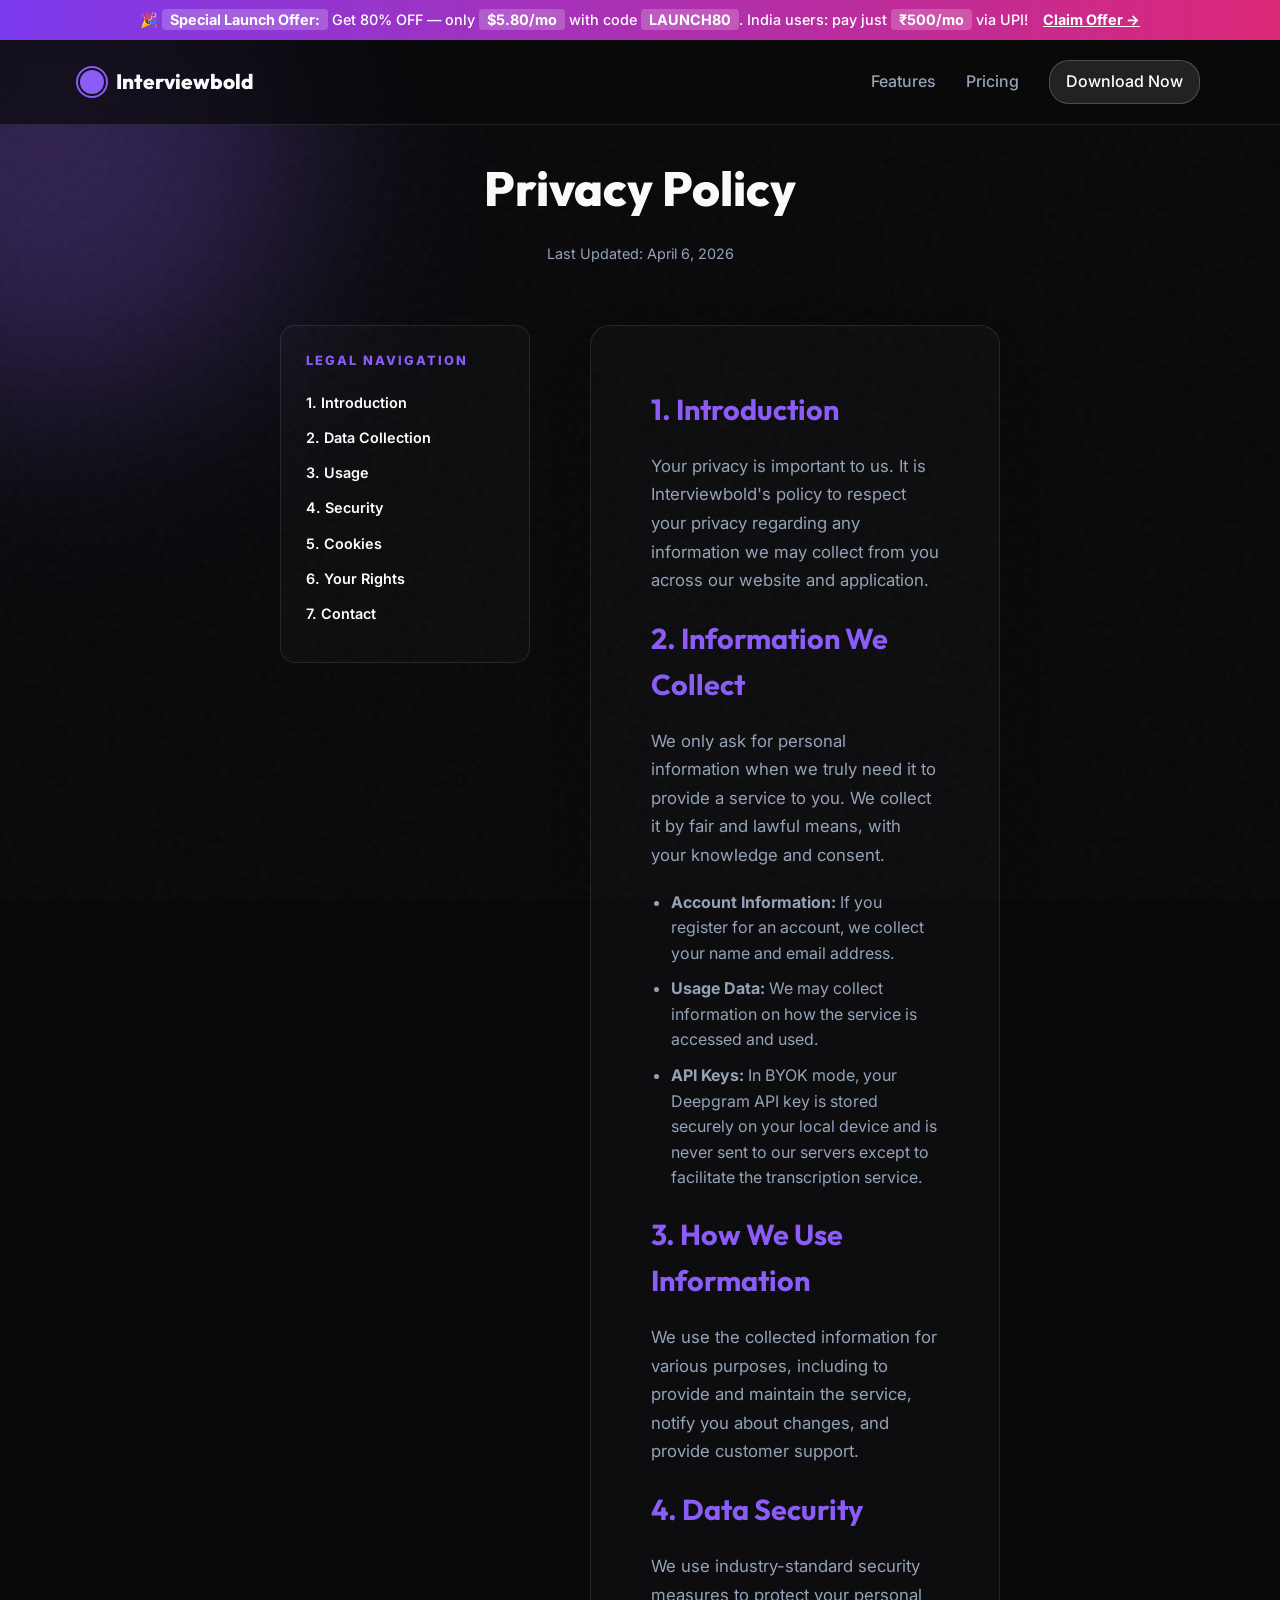
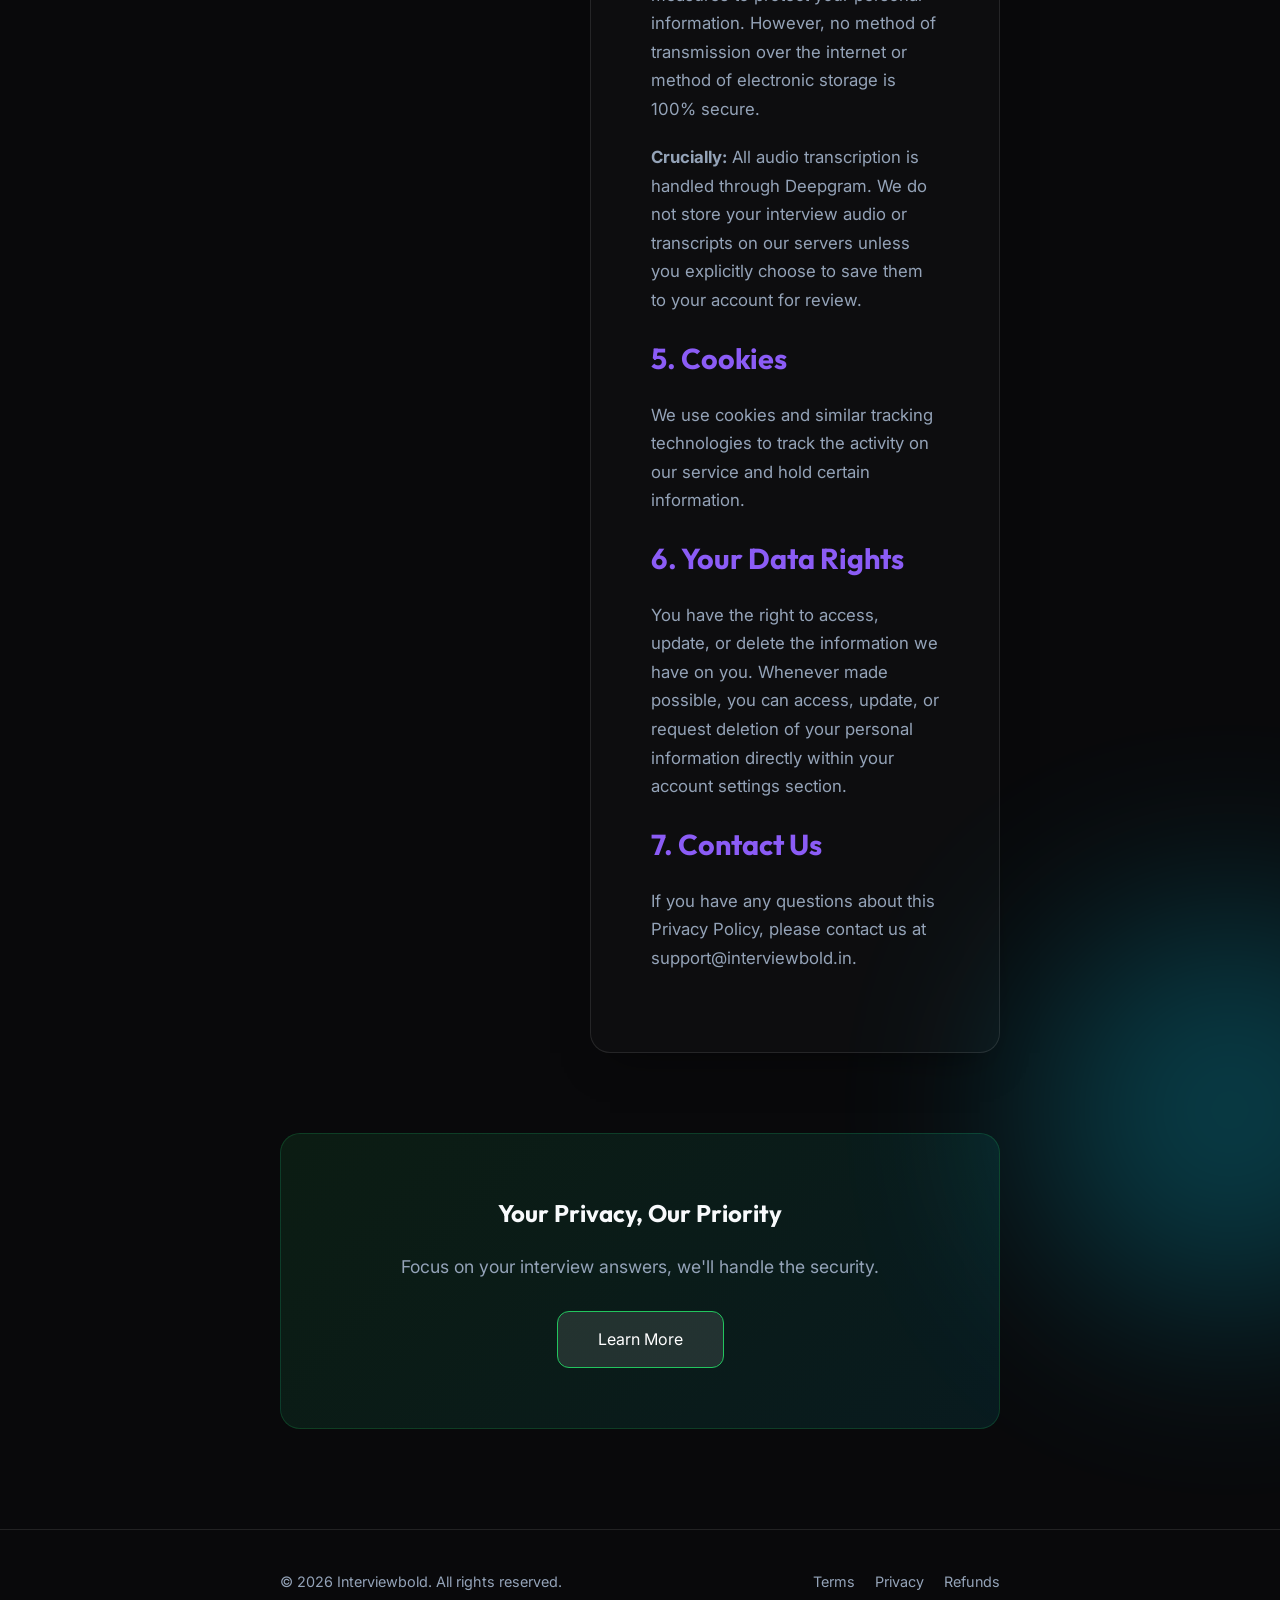
<file: privacy.html>
<!DOCTYPE html>
<html lang="en">

<head>
    <meta charset="UTF-8">
    <meta name="viewport" content="width=device-width, initial-scale=1.0">
    <link rel="icon" type="image/png" href="/favicon.png">
    <link rel="apple-touch-icon" href="/favicon.png">
    <title>Privacy Policy - Interviewbold</title>
    <link href="https://fonts.googleapis.com/css2?family=Inter:wght@300;400;500;600;700;800&display=swap"
        rel="stylesheet">
    <link href="https://fonts.googleapis.com/css2?family=Outfit:wght@400;600;800&display=swap" rel="stylesheet">
    <link rel="stylesheet" href="style.css">
</head>

<body>
    <!-- Promo Banner -->
    <div class="promo-banner">
        <span>🎉 <strong>Special Launch Offer:</strong> Get 80% OFF — only <strong>$5.80/mo</strong> with code <strong>LAUNCH80</strong>. India users: pay just <strong>₹500/mo</strong> via UPI!</span>
        <a href="pricing.html">Claim Offer &rarr;</a>
    </div>

    <div class="ambient-glow glow-1"></div>
    <div class="ambient-glow glow-2"></div>
    <div class="noise-overlay"></div>

    <nav class="navbar">
        <div class="nav-content">
            <a href="index.html" class="logo" style="text-decoration: none; color: inherit;">
                <div class="logo-icon">
                    <div class="pulse-ring"></div>
                </div>
                <span>Interviewbold</span>
            </a>
            <div class="nav-links">
                <a href="index.html#features">Features</a>
                <a href="pricing.html">Pricing</a>
                <a href="index.html#download" class="nav-btn">Download Now</a>
            </div>
        </div>
    </nav>

    <main class="content-page">
        <div class="content-container">
            <div class="content-header">
                <h1>Privacy Policy</h1>
                <p class="last-updated">Last Updated: April 6, 2026</p>
            </div>

            <div class="policy-layout">
                <!-- Table of Contents Sidebar -->
                <aside class="policy-toc">
                    <h3>Legal Navigation</h3>
                    <ul>
                        <li><a href="#introduction">1. Introduction</a></li>
                        <li><a href="#collection">2. Data Collection</a></li>
                        <li><a href="#usage">3. Usage</a></li>
                        <li><a href="#security">4. Security</a></li>
                        <li><a href="#cookies">5. Cookies</a></li>
                        <li><a href="#rights">6. Your Rights</a></li>
                        <li><a href="#contact">7. Contact</a></li>
                    </ul>
                </aside>

                <div class="content-body">
                    <section id="introduction">
                        <h2>1. Introduction</h2>
                        <p>Your privacy is important to us. It is Interviewbold's policy to respect your privacy regarding any information we may collect from you across our website and application.</p>
                    </section>

                    <section id="collection">
                        <h2>2. Information We Collect</h2>
                        <p>We only ask for personal information when we truly need it to provide a service to you. We collect it by fair and lawful means, with your knowledge and consent.</p>
                        <ul>
                            <li><strong>Account Information:</strong> If you register for an account, we collect your name and email address.</li>
                            <li><strong>Usage Data:</strong> We may collect information on how the service is accessed and used.</li>
                            <li><strong>API Keys:</strong> In BYOK mode, your Deepgram API key is stored securely on your local device and is never sent to our servers except to facilitate the transcription service.</li>
                        </ul>
                    </section>

                    <section id="usage">
                        <h2>3. How We Use Information</h2>
                        <p>We use the collected information for various purposes, including to provide and maintain the service, notify you about changes, and provide customer support.</p>
                    </section>
                    
                    <section id="security">
                        <h2>4. Data Security</h2>
                        <p>We use industry-standard security measures to protect your personal information. However, no method of transmission over the internet or method of electronic storage is 100% secure.</p>
                        <p><strong>Crucially:</strong> All audio transcription is handled through Deepgram. We do not store your interview audio or transcripts on our servers unless you explicitly choose to save them to your account for review.</p>
                    </section>

                    <section id="cookies">
                        <h2>5. Cookies</h2>
                        <p>We use cookies and similar tracking technologies to track the activity on our service and hold certain information.</p>
                    </section>

                    <section id="rights">
                        <h2>6. Your Data Rights</h2>
                        <p>You have the right to access, update, or delete the information we have on you. Whenever made possible, you can access, update, or request deletion of your personal information directly within your account settings section.</p>
                    </section>

                    <section id="contact">
                        <h2>7. Contact Us</h2>
                        <p>If you have any questions about this Privacy Policy, please contact us at support@interviewbold.in.</p>
                    </section>
                </div>
            </div>

            <!-- Footer CTA -->
            <div style="margin-top: 80px; text-align: center; background: linear-gradient(135deg, rgba(34,197,94,0.1) 0%, rgba(6,182,212,0.1) 100%); padding: 60px; border-radius: 20px; border: 1px solid rgba(34,197,94,0.2);">
                <h2 style="font-family: 'Outfit', sans-serif; margin-bottom: 20px;">Your Privacy, Our Priority</h2>
                <p style="color: var(--text-muted); margin-bottom: 30px; font-size: 1.1rem;">Focus on your interview answers, we'll handle the security.</p>
                <a href="index.html#download" class="nav-btn secondary-btn" style="display: inline-flex; width: auto; margin: 0 auto; padding: 15px 40px; border-color: var(--secondary);">Learn More</a>
            </div>
        </div>
    </main>

    <a href="#" class="back-to-top" id="back-to-top">
        <span class="material-icons-round">arrow_upward</span>
    </a>

    <script>
        // Back to top button visibility
        const backToTop = document.getElementById('back-to-top');
        window.addEventListener('scroll', () => {
            if (window.scrollY > 300) {
                backToTop.classList.add('visible');
            } else {
                backToTop.classList.remove('visible');
            }
        });

        // ToC Active Link Highlight on Scroll
        const sections = document.querySelectorAll('section[id]');
        const tocLinks = document.querySelectorAll('.policy-toc a');

        window.addEventListener('scroll', () => {
            let current = "";
            sections.forEach(section => {
                const sectionTop = section.offsetTop;
                if (window.scrollY >= sectionTop - 150) {
                    current = section.getAttribute('id');
                }
            });

            tocLinks.forEach(link => {
                link.classList.remove('active');
                if (link.getAttribute('href').includes(current)) {
                    link.classList.add('active');
                }
            });
        });
    </script>

    <footer>
        <div class="content-container">
            <div style="display: flex; justify-content: space-between; align-items: center; flex-wrap: wrap; gap: 20px;">
                <p>&copy; 2026 Interviewbold. All rights reserved.</p>
                <div style="display: flex; gap: 20px;">
                    <a href="terms.html" style="color: var(--text-muted); text-decoration: none;">Terms</a>
                    <a href="privacy.html" style="color: var(--text-muted); text-decoration: none;">Privacy</a>
                    <a href="refund.html" style="color: var(--text-muted); text-decoration: none;">Refunds</a>
                </div>
            </div>
        </div>
    </footer>
</body>

</html>
</file>
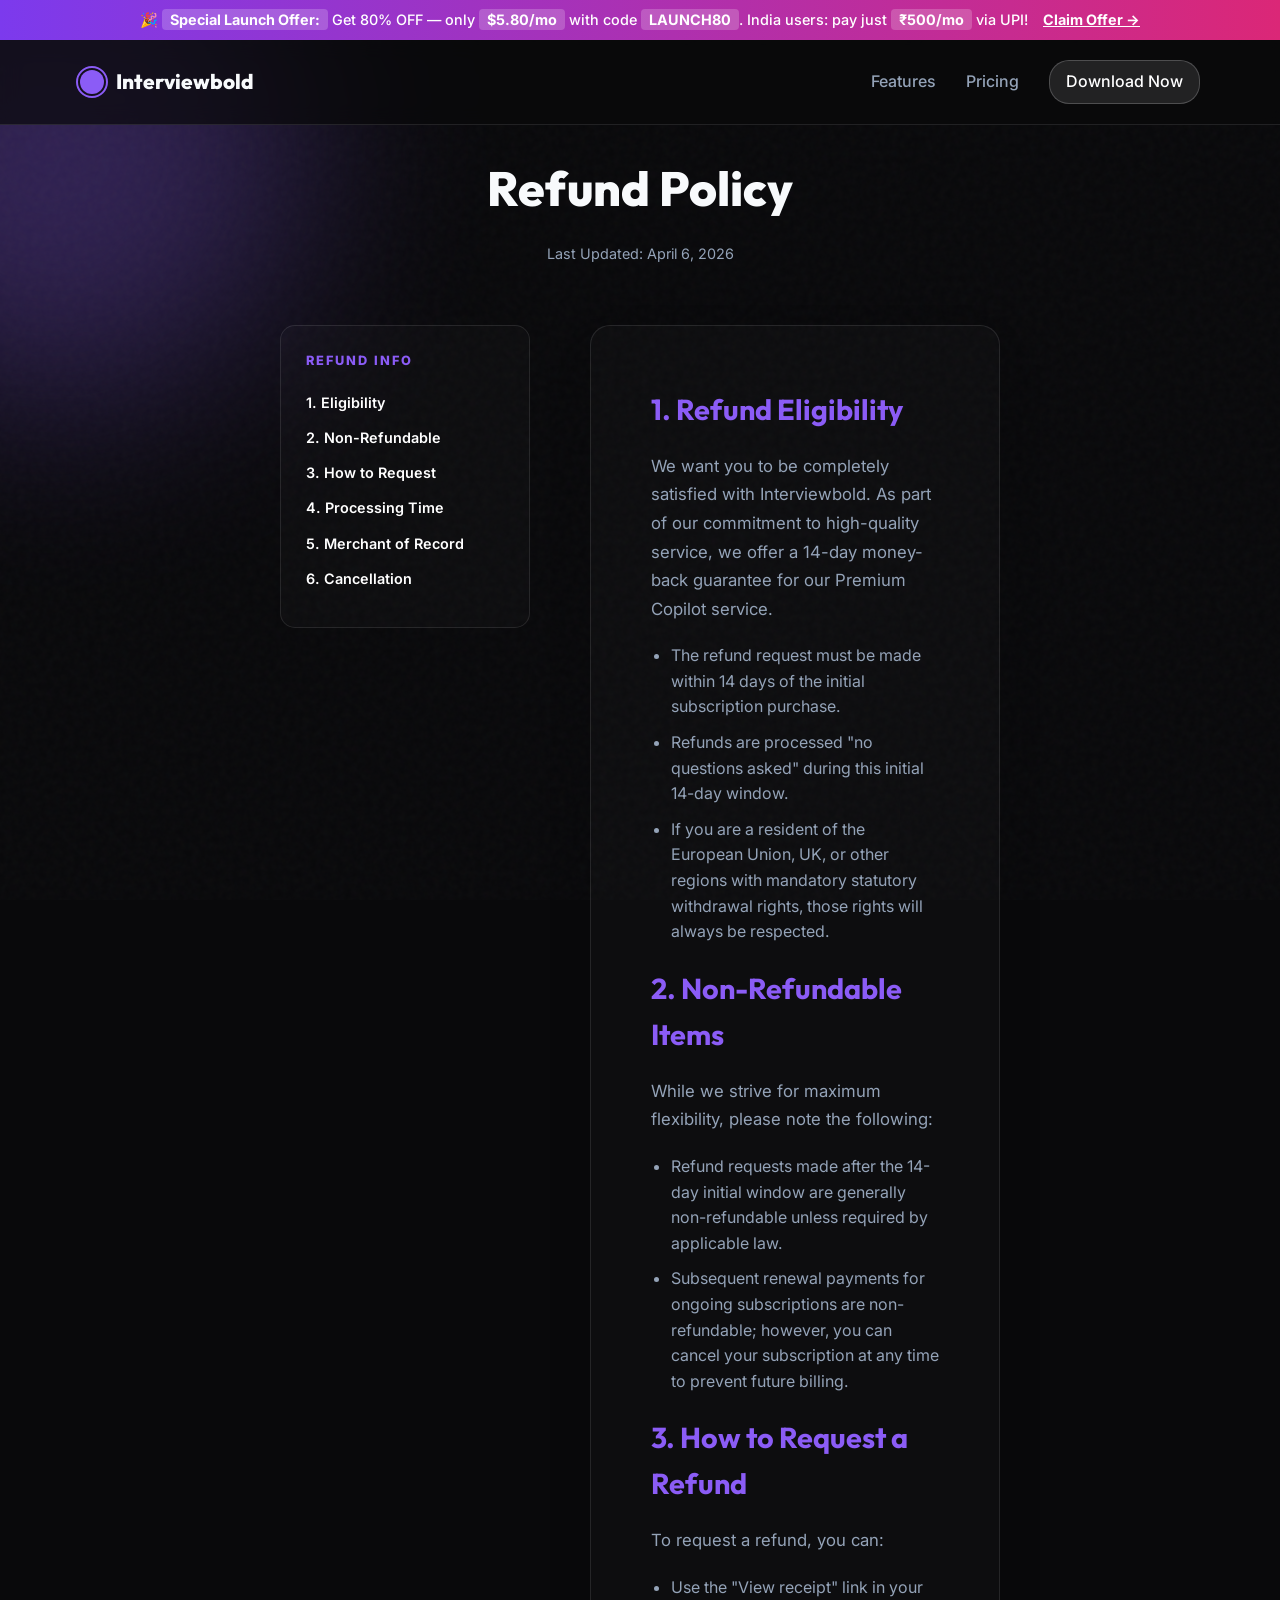
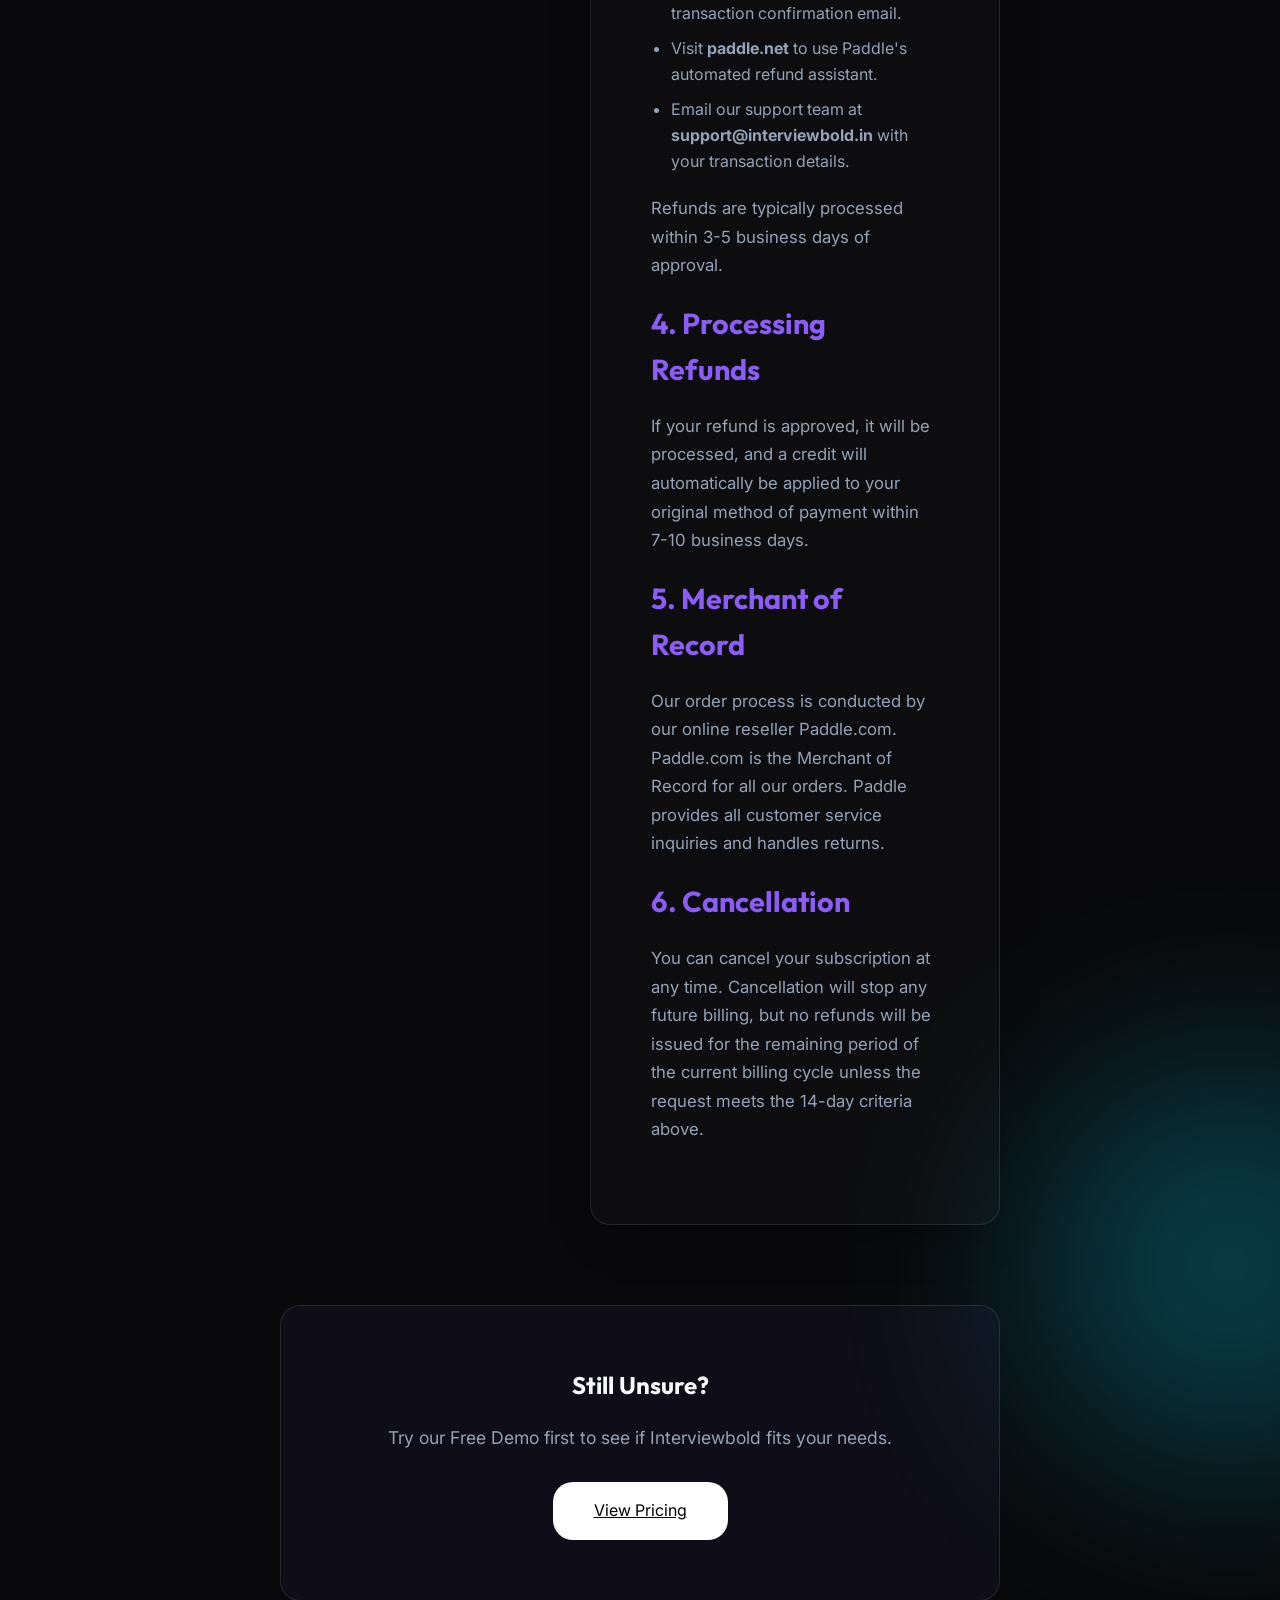
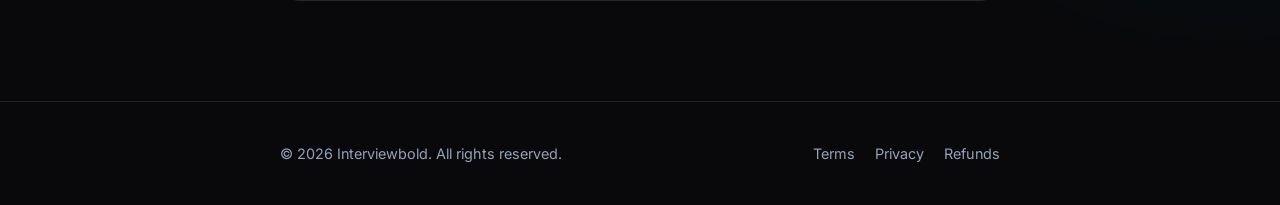
<file: refund.html>
<!DOCTYPE html>
<html lang="en">

<head>
    <meta charset="UTF-8">
    <meta name="viewport" content="width=device-width, initial-scale=1.0">
    <link rel="icon" type="image/png" href="/favicon.png">
    <link rel="apple-touch-icon" href="/favicon.png">
    <title>Refund Policy - Interviewbold</title>
    <link href="https://fonts.googleapis.com/css2?family=Inter:wght@300;400;500;600;700;800&display=swap"
        rel="stylesheet">
    <link href="https://fonts.googleapis.com/css2?family=Outfit:wght@400;600;800&display=swap" rel="stylesheet">
    <link rel="stylesheet" href="style.css">
</head>

<body>
    <!-- Promo Banner -->
    <div class="promo-banner">
        <span>🎉 <strong>Special Launch Offer:</strong> Get 80% OFF — only <strong>$5.80/mo</strong> with code <strong>LAUNCH80</strong>. India users: pay just <strong>₹500/mo</strong> via UPI!</span>
        <a href="pricing.html">Claim Offer &rarr;</a>
    </div>

    <div class="ambient-glow glow-1"></div>
    <div class="ambient-glow glow-2"></div>
    <div class="noise-overlay"></div>

    <nav class="navbar">
        <div class="nav-content">
            <a href="index.html" class="logo" style="text-decoration: none; color: inherit;">
                <div class="logo-icon">
                    <div class="pulse-ring"></div>
                </div>
                <span>Interviewbold</span>
            </a>
            <div class="nav-links">
                <a href="index.html#features">Features</a>
                <a href="pricing.html">Pricing</a>
                <a href="index.html#download" class="nav-btn">Download Now</a>
            </div>
        </div>
    </nav>

    <main class="content-page">
        <div class="content-container">
            <div class="content-header">
                <h1>Refund Policy</h1>
                <p class="last-updated">Last Updated: April 6, 2026</p>
            </div>

            <div class="policy-layout">
                <!-- Table of Contents Sidebar -->
                <aside class="policy-toc">
                    <h3>Refund Info</h3>
                    <ul>
                        <li><a href="#eligibility">1. Eligibility</a></li>
                        <li><a href="#non-refundable">2. Non-Refundable</a></li>
                        <li><a href="#request">3. How to Request</a></li>
                        <li><a href="#processing">4. Processing Time</a></li>
                        <li><a href="#merchant-of-record">5. Merchant of Record</a></li>
                        <li><a href="#cancellation">6. Cancellation</a></li>
                    </ul>
                </aside>

                <div class="content-body">
                    <section id="eligibility">
                        <h2>1. Refund Eligibility</h2>
                        <p>We want you to be completely satisfied with Interviewbold. As part of our commitment to high-quality service, we offer a 14-day money-back guarantee for our Premium Copilot service.</p>
                        <ul>
                            <li>The refund request must be made within 14 days of the initial subscription purchase.</li>
                            <li>Refunds are processed "no questions asked" during this initial 14-day window.</li>
                            <li>If you are a resident of the European Union, UK, or other regions with mandatory statutory withdrawal rights, those rights will always be respected.</li>
                        </ul>
                    </section>

                    <section id="non-refundable">
                        <h2>2. Non-Refundable Items</h2>
                        <p>While we strive for maximum flexibility, please note the following:</p>
                        <ul>
                            <li>Refund requests made after the 14-day initial window are generally non-refundable unless required by applicable law.</li>
                            <li>Subsequent renewal payments for ongoing subscriptions are non-refundable; however, you can cancel your subscription at any time to prevent future billing.</li>
                        </ul>
                    </section>

                    <section id="request">
                        <h2>3. How to Request a Refund</h2>
                        <p>To request a refund, you can:</p>
                        <ul>
                            <li>Use the "View receipt" link in your transaction confirmation email.</li>
                            <li>Visit <strong>paddle.net</strong> to use Paddle's automated refund assistant.</li>
                            <li>Email our support team at <strong>support@interviewbold.in</strong> with your transaction details.</li>
                        </ul>
                        <p>Refunds are typically processed within 3-5 business days of approval.</p>
                    </section>

                    <section id="processing">
                        <h2>4. Processing Refunds</h2>
                        <p>If your refund is approved, it will be processed, and a credit will automatically be applied to your original method of payment within 7-10 business days.</p>
                    </section>

                    <section id="merchant-of-record">
                        <h2>5. Merchant of Record</h2>
                        <p>Our order process is conducted by our online reseller Paddle.com. Paddle.com is the Merchant of Record for all our orders. Paddle provides all customer service inquiries and handles returns.</p>
                    </section>

                    <section id="cancellation">
                        <h2>6. Cancellation</h2>
                        <p>You can cancel your subscription at any time. Cancellation will stop any future billing, but no refunds will be issued for the remaining period of the current billing cycle unless the request meets the 14-day criteria above.</p>
                    </section>
                </div>
            </div>

            <!-- Footer CTA -->
            <div style="margin-top: 80px; text-align: center; background: rgba(139,92,246,0.05); padding: 60px; border-radius: 20px; border: var(--glass-border);">
                <h2 style="font-family: 'Outfit', sans-serif; margin-bottom: 20px;">Still Unsure?</h2>
                <p style="color: var(--text-muted); margin-bottom: 30px; font-size: 1.1rem;">Try our Free Demo first to see if Interviewbold fits your needs.</p>
                <a href="pricing.html" class="nav-btn" style="display: inline-flex; width: auto; margin: 0 auto; padding: 15px 40px; background: white; color: black !important;">View Pricing</a>
            </div>
        </div>
    </main>

    <a href="#" class="back-to-top" id="back-to-top">
        <span class="material-icons-round">arrow_upward</span>
    </a>

    <script>
        // Back to top button visibility
        const backToTop = document.getElementById('back-to-top');
        window.addEventListener('scroll', () => {
            if (window.scrollY > 300) {
                backToTop.classList.add('visible');
            } else {
                backToTop.classList.remove('visible');
            }
        });

        // ToC Active Link Highlight on Scroll
        const sections = document.querySelectorAll('section[id]');
        const tocLinks = document.querySelectorAll('.policy-toc a');

        window.addEventListener('scroll', () => {
            let current = "";
            sections.forEach(section => {
                const sectionTop = section.offsetTop;
                if (window.scrollY >= sectionTop - 150) {
                    current = section.getAttribute('id');
                }
            });

            tocLinks.forEach(link => {
                link.classList.remove('active');
                if (link.getAttribute('href').includes(current)) {
                    link.classList.add('active');
                }
            });
        });
    </script>

    <footer>
        <div class="content-container">
            <div style="display: flex; justify-content: space-between; align-items: center; flex-wrap: wrap; gap: 20px;">
                <p>&copy; 2026 Interviewbold. All rights reserved.</p>
                <div style="display: flex; gap: 20px;">
                    <a href="terms.html" style="color: var(--text-muted); text-decoration: none;">Terms</a>
                    <a href="privacy.html" style="color: var(--text-muted); text-decoration: none;">Privacy</a>
                    <a href="refund.html" style="color: var(--text-muted); text-decoration: none;">Refunds</a>
                </div>
            </div>
        </div>
    </footer>
</body>

</html>
</file>
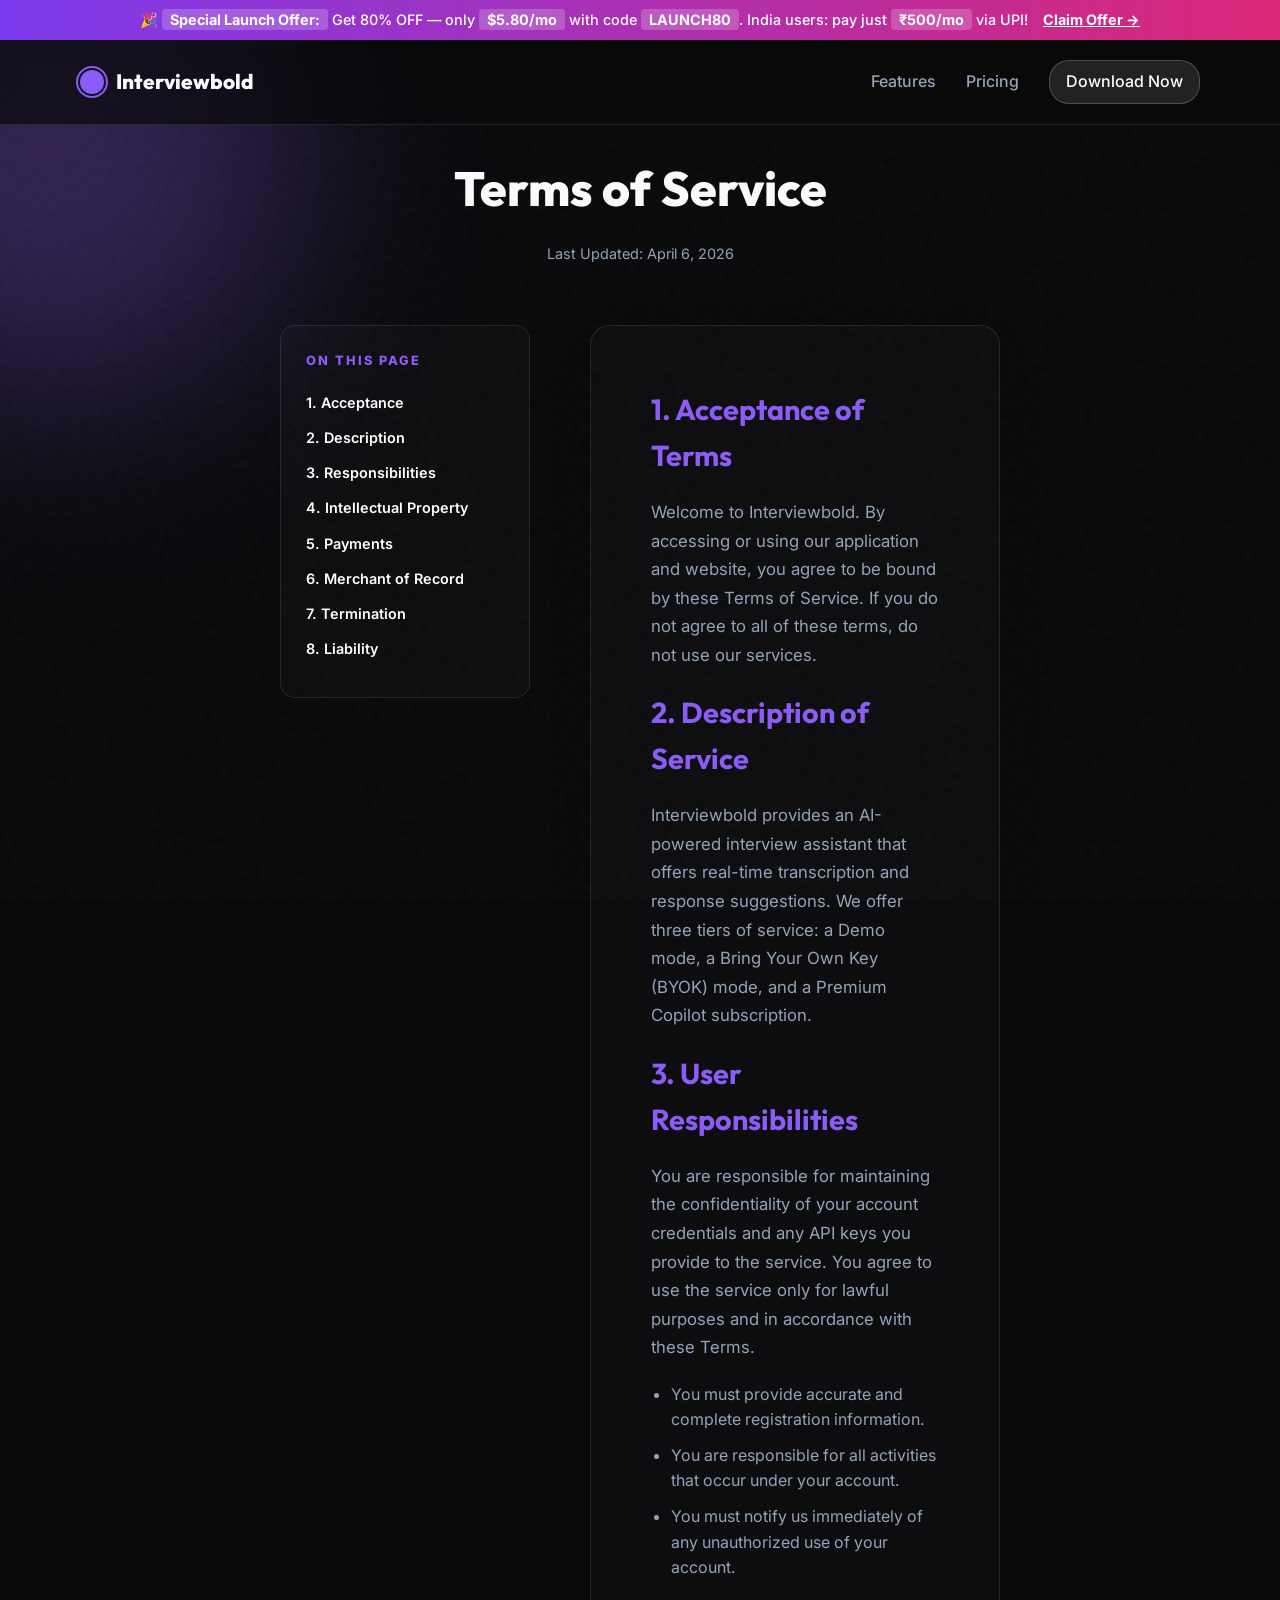
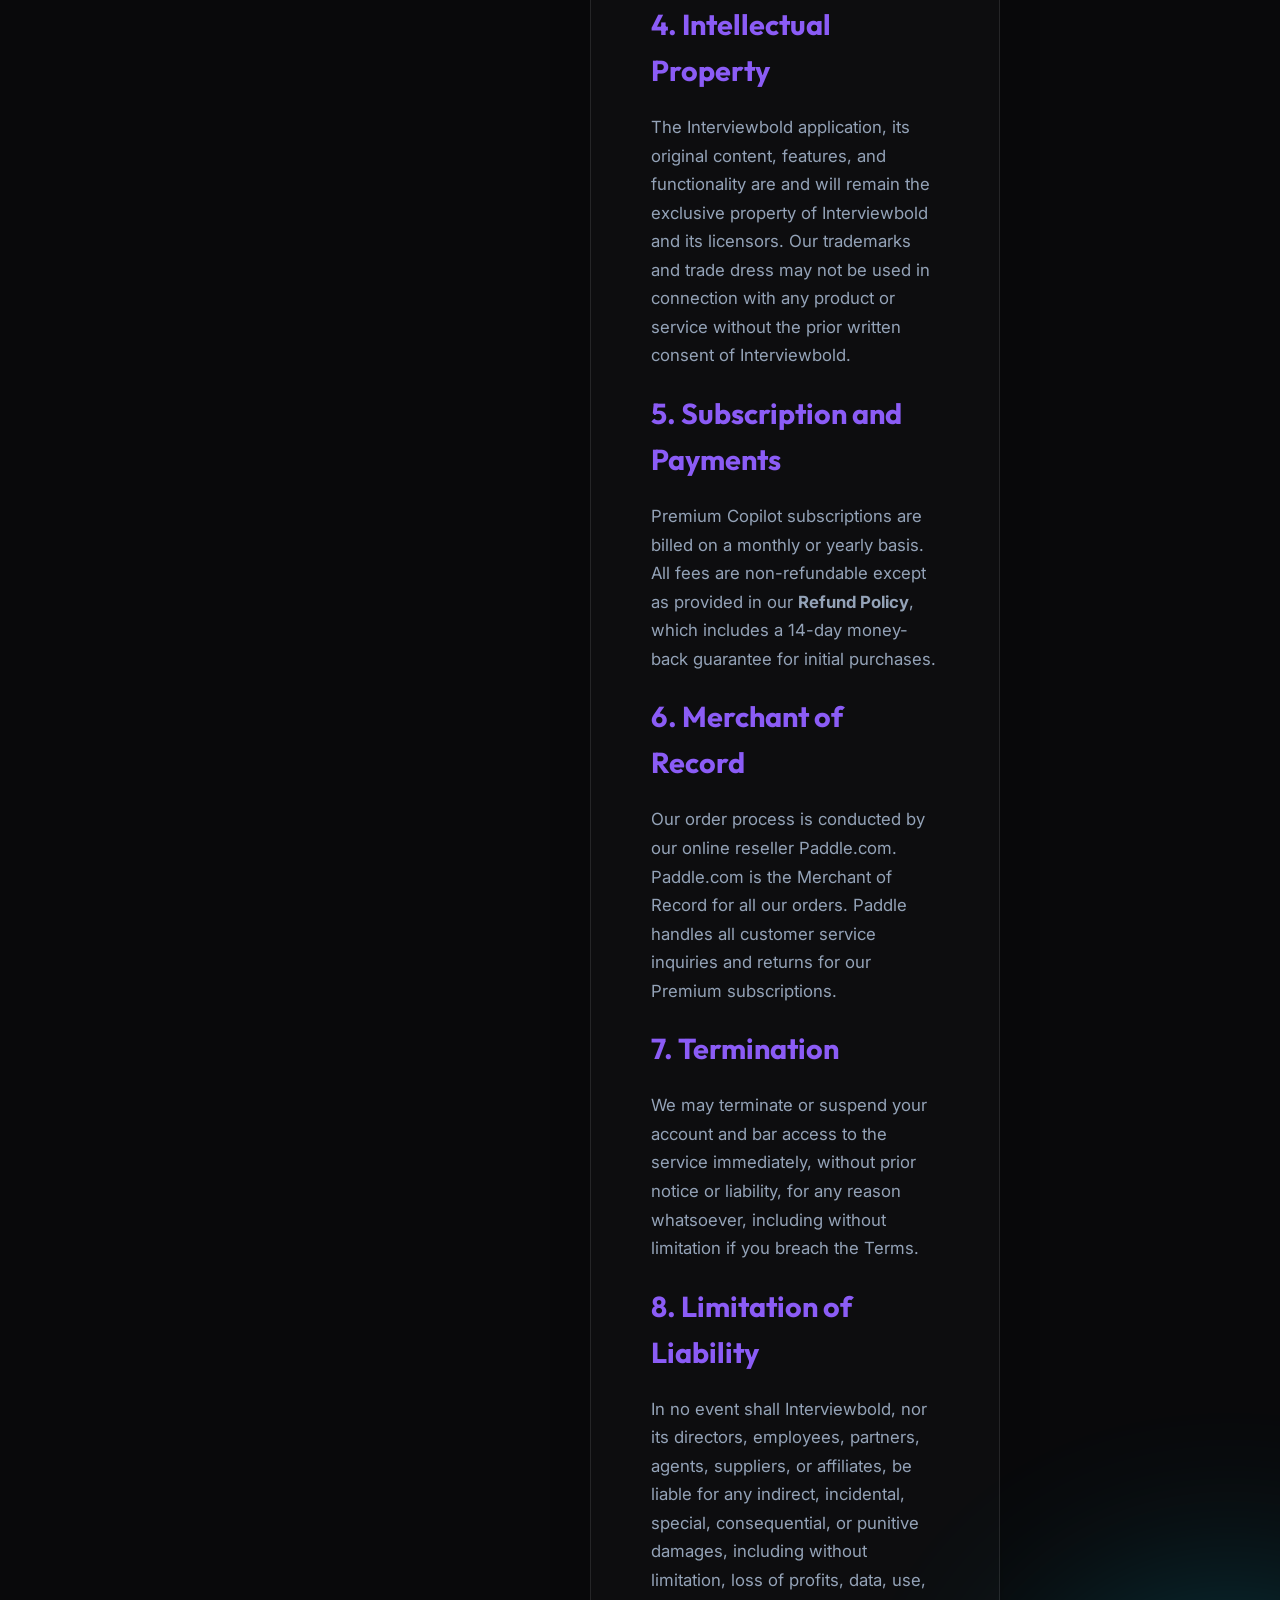
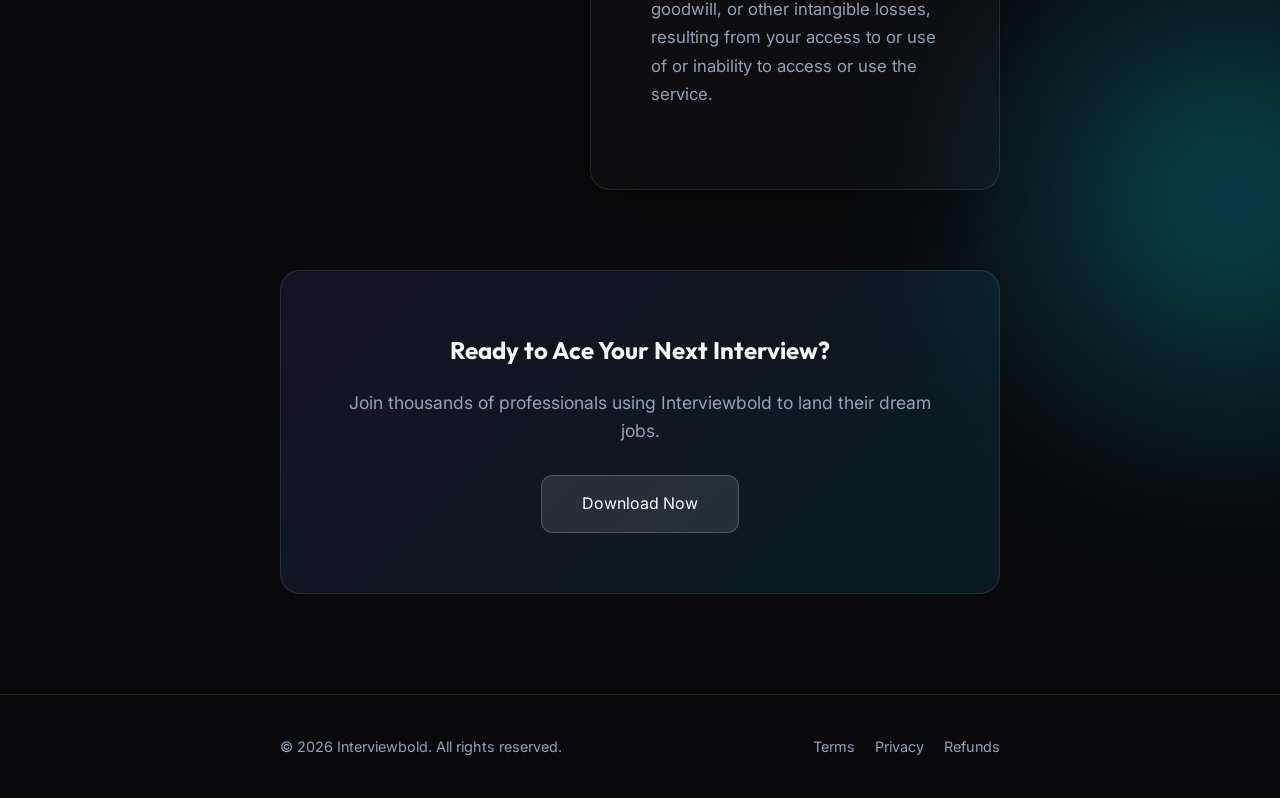
<file: terms.html>
<!DOCTYPE html>
<html lang="en">

<head>
    <meta charset="UTF-8">
    <meta name="viewport" content="width=device-width, initial-scale=1.0">
    <link rel="icon" type="image/png" href="/favicon.png">
    <link rel="apple-touch-icon" href="/favicon.png">
    <title>Terms of Service - Interviewbold</title>
    <link href="https://fonts.googleapis.com/css2?family=Inter:wght@300;400;500;600;700;800&display=swap"
        rel="stylesheet">
    <link href="https://fonts.googleapis.com/css2?family=Outfit:wght@400;600;800&display=swap" rel="stylesheet">
    <link rel="stylesheet" href="style.css">
</head>

<body>
    <!-- Promo Banner -->
    <div class="promo-banner">
        <span>🎉 <strong>Special Launch Offer:</strong> Get 80% OFF — only <strong>$5.80/mo</strong> with code <strong>LAUNCH80</strong>. India users: pay just <strong>₹500/mo</strong> via UPI!</span>
        <a href="pricing.html">Claim Offer &rarr;</a>
    </div>

    <div class="ambient-glow glow-1"></div>
    <div class="ambient-glow glow-2"></div>
    <div class="noise-overlay"></div>

    <nav class="navbar">
        <div class="nav-content">
            <a href="index.html" class="logo" style="text-decoration: none; color: inherit;">
                <div class="logo-icon">
                    <div class="pulse-ring"></div>
                </div>
                <span>Interviewbold</span>
            </a>
            <div class="nav-links">
                <a href="index.html#features">Features</a>
                <a href="pricing.html">Pricing</a>
                <a href="index.html#download" class="nav-btn">Download Now</a>
            </div>
        </div>
    </nav>

    <main class="content-page">
        <div class="content-container">
            <div class="content-header">
                <h1>Terms of Service</h1>
                <p class="last-updated">Last Updated: April 6, 2026</p>
            </div>

            <div class="policy-layout">
                <!-- Table of Contents Sidebar -->
                <aside class="policy-toc">
                    <h3>On this page</h3>
                    <ul>
                        <li><a href="#acceptance">1. Acceptance</a></li>
                        <li><a href="#description">2. Description</a></li>
                        <li><a href="#responsibilities">3. Responsibilities</a></li>
                        <li><a href="#intellectual">4. Intellectual Property</a></li>
                        <li><a href="#payments">5. Payments</a></li>
                        <li><a href="#merchant-of-record">6. Merchant of Record</a></li>
                        <li><a href="#termination">7. Termination</a></li>
                        <li><a href="#liability">8. Liability</a></li>
                    </ul>
                </aside>

                <div class="content-body">
                    <section id="acceptance">
                        <h2>1. Acceptance of Terms</h2>
                        <p>Welcome to Interviewbold. By accessing or using our application and website, you agree to be bound by these Terms of Service. If you do not agree to all of these terms, do not use our services.</p>
                    </section>

                    <section id="description">
                        <h2>2. Description of Service</h2>
                        <p>Interviewbold provides an AI-powered interview assistant that offers real-time transcription and response suggestions. We offer three tiers of service: a Demo mode, a Bring Your Own Key (BYOK) mode, and a Premium Copilot subscription.</p>
                    </section>

                    <section id="responsibilities">
                        <h2>3. User Responsibilities</h2>
                        <p>You are responsible for maintaining the confidentiality of your account credentials and any API keys you provide to the service. You agree to use the service only for lawful purposes and in accordance with these Terms.</p>
                        <ul>
                            <li>You must provide accurate and complete registration information.</li>
                            <li>You are responsible for all activities that occur under your account.</li>
                            <li>You must notify us immediately of any unauthorized use of your account.</li>
                        </ul>
                    </section>

                    <section id="intellectual">
                        <h2>4. Intellectual Property</h2>
                        <p>The Interviewbold application, its original content, features, and functionality are and will remain the exclusive property of Interviewbold and its licensors. Our trademarks and trade dress may not be used in connection with any product or service without the prior written consent of Interviewbold.</p>
                    </section>

                    <section id="payments">
                        <h2>5. Subscription and Payments</h2>
                        <p>Premium Copilot subscriptions are billed on a monthly or yearly basis. All fees are non-refundable except as provided in our <strong>Refund Policy</strong>, which includes a 14-day money-back guarantee for initial purchases.</p>
                    </section>

                    <section id="merchant-of-record">
                        <h2>6. Merchant of Record</h2>
                        <p>Our order process is conducted by our online reseller Paddle.com. Paddle.com is the Merchant of Record for all our orders. Paddle handles all customer service inquiries and returns for our Premium subscriptions.</p>
                    </section>

                    <section id="termination">
                        <h2>7. Termination</h2>
                        <p>We may terminate or suspend your account and bar access to the service immediately, without prior notice or liability, for any reason whatsoever, including without limitation if you breach the Terms.</p>
                    </section>

                    <section id="liability">
                        <h2>8. Limitation of Liability</h2>
                        <p>In no event shall Interviewbold, nor its directors, employees, partners, agents, suppliers, or affiliates, be liable for any indirect, incidental, special, consequential, or punitive damages, including without limitation, loss of profits, data, use, goodwill, or other intangible losses, resulting from your access to or use of or inability to access or use the service.</p>
                    </section>
                </div>
            </div>

            <!-- Footer CTA -->
            <div style="margin-top: 80px; text-align: center; background: linear-gradient(135deg, rgba(139,92,246,0.1) 0%, rgba(6,182,212,0.1) 100%); padding: 60px; border-radius: 20px; border: var(--glass-border);">
                <h2 style="font-family: 'Outfit', sans-serif; margin-bottom: 20px;">Ready to Ace Your Next Interview?</h2>
                <p style="color: var(--text-muted); margin-bottom: 30px; font-size: 1.1rem;">Join thousands of professionals using Interviewbold to land their dream jobs.</p>
                <a href="index.html#download" class="nav-btn primary-btn" style="display: inline-flex; width: auto; margin: 0 auto; padding: 15px 40px;">Download Now</a>
            </div>
        </div>
    </main>

    <a href="#" class="back-to-top" id="back-to-top">
        <span class="material-icons-round">arrow_upward</span>
    </a>

    <script>
        // Back to top button visibility
        const backToTop = document.getElementById('back-to-top');
        window.addEventListener('scroll', () => {
            if (window.scrollY > 300) {
                backToTop.classList.add('visible');
            } else {
                backToTop.classList.remove('visible');
            }
        });

        // ToC Active Link Highlight on Scroll
        const sections = document.querySelectorAll('section[id]');
        const tocLinks = document.querySelectorAll('.policy-toc a');

        window.addEventListener('scroll', () => {
            let current = "";
            sections.forEach(section => {
                const sectionTop = section.offsetTop;
                if (window.scrollY >= sectionTop - 150) {
                    current = section.getAttribute('id');
                }
            });

            tocLinks.forEach(link => {
                link.classList.remove('active');
                if (link.getAttribute('href').includes(current)) {
                    link.classList.add('active');
                }
            });
        });
    </script>

    <footer>
        <div class="content-container">
            <div style="display: flex; justify-content: space-between; align-items: center; flex-wrap: wrap; gap: 20px;">
                <p>&copy; 2026 Interviewbold. All rights reserved.</p>
                <div style="display: flex; gap: 20px;">
                    <a href="terms.html" style="color: var(--text-muted); text-decoration: none;">Terms</a>
                    <a href="privacy.html" style="color: var(--text-muted); text-decoration: none;">Privacy</a>
                    <a href="refund.html" style="color: var(--text-muted); text-decoration: none;">Refunds</a>
                </div>
            </div>
        </div>
    </footer>
</body>

</html>
</file>
<file: style.css>
:root {
    --bg-dark: #09090b;
    --primary: #8b5cf6;
    --primary-glow: rgba(139, 92, 246, 0.5);
    --secondary: #22c55e;
    --secondary-glow: rgba(34, 197, 94, 0.4);
    --accent: #06b6d4;
    --text-main: #f8fafc;
    --text-muted: #94a3b8;
    --glass-bg: rgba(15, 23, 42, 0.6);
    --glass-border: 1px solid rgba(255, 255, 255, 0.1);
}

* {
    margin: 0;
    padding: 0;
    box-sizing: border-box;
}

body {
    background-color: var(--bg-dark);
    color: var(--text-main);
    font-family: 'Inter', sans-serif;
    line-height: 1.6;
    overflow-x: hidden;
    position: relative;
}

/* Ambient Effects */
.ambient-glow {
    position: absolute;
    border-radius: 50%;
    filter: blur(100px);
    opacity: 0.3;
    z-index: -2;
}

.glow-1 {
    width: 500px;
    height: 500px;
    background: var(--primary);
    top: -100px;
    left: -200px;
}

.glow-2 {
    width: 400px;
    height: 400px;
    background: var(--accent);
    bottom: 10%;
    right: -150px;
}

.noise-overlay {
    position: fixed;
    top: 0;
    left: 0;
    width: 100%;
    height: 100%;
    background-image: url("data:image/svg+xml,%3Csvg viewBox='0 0 200 200' xmlns='http://www.w3.org/2000/svg'%3E%3Cfilter id='noiseFilter'%3E%3CfeTurbulence type='fractalNoise' baseFrequency='0.65' numOctaves='3' stitchTiles='stitch'/%3E%3C/filter%3E%3Crect width='100%25' height='100%25' filter='url(%23noiseFilter)'/%3E%3C/svg%3E");
    opacity: 0.03;
    pointer-events: none;
    z-index: -1;
}

/* Promo Banner */
.promo-banner {
    position: fixed;
    top: 0;
    left: 0;
    width: 100%;
    height: 40px;
    background: linear-gradient(90deg, #7c3aed 0%, #db2777 100%);
    color: white;
    display: flex;
    align-items: center;
    justify-content: center;
    gap: 15px;
    z-index: 1001;
    font-size: 0.9rem;
    font-weight: 500;
}

.promo-banner strong {
    background: rgba(255, 255, 255, 0.2);
    padding: 2px 8px;
    border-radius: 4px;
    font-family: inherit;
    font-weight: 700;
}

.promo-banner a {
    color: white;
    text-decoration: underline;
    font-weight: 700;
}

.promo-banner a:hover {
    text-decoration: none;
    opacity: 0.9;
}


/* Navbar */
.navbar {
    padding: 20px 0;
    border-bottom: var(--glass-border);
    background: rgba(9, 9, 11, 0.7);
    backdrop-filter: blur(10px);
    position: fixed;
    top: 40px;
    width: 100%;
    z-index: 100;
}

.nav-content {
    max-width: 1200px;
    margin: 0 auto;
    padding: 0 40px;
    display: flex;
    justify-content: space-between;
    align-items: center;
}

.logo {
    display: flex;
    align-items: center;
    gap: 12px;
    font-family: 'Outfit', sans-serif;
    font-weight: 800;
    font-size: 1.3rem;
}

.logo-icon {
    width: 24px;
    height: 24px;
    background: var(--primary);
    border-radius: 50%;
    position: relative;
}

.pulse-ring {
    position: absolute;
    inset: -4px;
    border: 2px solid var(--primary);
    border-radius: 50%;
    animation: pulse 2s infinite;
}

@keyframes pulse {
    0% {
        transform: scale(0.8);
        opacity: 1;
    }

    100% {
        transform: scale(1.5);
        opacity: 0;
    }
}

.nav-links {
    display: flex;
    align-items: center;
    gap: 30px;
}

.nav-links a {
    color: var(--text-muted);
    text-decoration: none;
    font-weight: 500;
    transition: color 0.2s;
}

.nav-links a:hover {
    color: white;
}

.nav-btn {
    background: rgba(255, 255, 255, 0.1);
    padding: 8px 16px;
    border-radius: 20px;
    border: 1px solid rgba(255, 255, 255, 0.2);
    color: white !important;
}

/* Hero Section */
.hero {
    max-width: 1200px;
    margin: 190px auto 100px;
    padding: 0 40px;
    display: flex;
    align-items: center;
    justify-content: space-between;
    gap: 60px;
}

.hero-content {
    flex: 1;
}

.badge {
    display: inline-block;
    padding: 6px 14px;
    background: rgba(139, 92, 246, 0.15);
    border: 1px solid rgba(139, 92, 246, 0.4);
    border-radius: 20px;
    color: #c4b5fd;
    font-size: 0.85rem;
    font-weight: 600;
    margin-bottom: 24px;
}

.hero-title {
    font-family: 'Outfit', sans-serif;
    font-size: clamp(2.5rem, 8vw, 4rem);
    line-height: 1.1;
    font-weight: 800;
    margin-bottom: 24px;
}

.gradient-text {
    background: linear-gradient(135deg, #a78bfa 0%, #38bdf8 100%);
    -webkit-background-clip: text;
    background-clip: text;
    -webkit-text-fill-color: transparent;
}

.hero-subtitle {
    color: var(--text-muted);
    font-size: 1.15rem;
    max-width: 500px;
    margin-bottom: 40px;
}

.cta-group {
    display: flex;
    gap: 20px;
    flex-wrap: wrap;
    margin-bottom: 15px;
}

/* Download Buttons */
.primary-btn,
.secondary-btn {
    display: flex;
    align-items: center;
    gap: 15px;
    padding: 12px 24px;
    border-radius: 12px;
    text-decoration: none;
    color: white;
    transition: all 0.3s cubic-bezier(0.4, 0, 0.2, 1);
}

.windows-btn {
    background: linear-gradient(135deg, var(--primary) 0%, #7c3aed 100%);
    box-shadow: 0 10px 25px -5px var(--primary-glow);
    border: 1px solid rgba(255, 255, 255, 0.1);
}

.windows-btn:hover {
    transform: translateY(-3px);
    box-shadow: 0 15px 30px -5px var(--primary-glow);
    filter: brightness(1.1);
}

.android-btn {
    background: rgba(255, 255, 255, 0.05);
    border: 1px solid rgba(34, 197, 94, 0.5);
    box-shadow: 0 10px 25px -5px rgba(0, 0, 0, 0.3);
}

.android-btn:hover {
    transform: translateY(-3px);
    background: rgba(34, 197, 94, 0.1);
    box-shadow: 0 15px 30px -5px var(--secondary-glow);
}

.btn-text {
    display: flex;
    flex-direction: column;
    text-align: left;
}

.btn-text .small {
    font-size: 0.7rem;
    opacity: 0.8;
    text-transform: uppercase;
    letter-spacing: 0.5px;
}

.btn-text .large {
    font-size: 1.2rem;
    font-weight: 700;
    line-height: 1.2;
}

.icon-windows,
.icon-android {
    width: 32px;
    height: 32px;
}

.version-info {
    font-size: 0.8rem;
    color: var(--text-muted);
    opacity: 0.7;
}

/* Hero Image / Mockup */
.hero-image-wrapper {
    flex: 1;
    display: flex;
    justify-content: flex-end;
}

.glass-mockup {
    width: 100%;
    max-width: 450px;
    background: var(--glass-bg);
    backdrop-filter: blur(20px);
    border: var(--glass-border);
    border-radius: 16px;
    overflow: hidden;
    box-shadow: 0 25px 50px -12px rgba(0, 0, 0, 0.5);
    transform: perspective(1000px) rotateY(-10deg) rotateX(5deg);
    transition: transform 0.5s ease;
}

.glass-mockup:hover {
    transform: perspective(1000px) rotateY(-5deg) rotateX(2deg);
}

.mockup-header {
    background: rgba(0, 0, 0, 0.3);
    padding: 12px 16px;
    display: flex;
    align-items: center;
    border-bottom: var(--glass-border);
}

.dots span {
    display: inline-block;
    width: 10px;
    height: 10px;
    border-radius: 50%;
    background: #4b5563;
    margin-right: 6px;
}

.dots span:nth-child(1) {
    background: #ef4444;
}

.dots span:nth-child(2) {
    background: #eab308;
}

.dots span:nth-child(3) {
    background: #22c55e;
}

.mockup-title {
    margin-left: auto;
    margin-right: auto;
    font-size: 0.75rem;
    color: var(--text-muted);
    font-weight: 500;
}

.mockup-body {
    padding: 20px;
    display: flex;
    flex-direction: column;
    gap: 15px;
}

.mockup-panel {
    background: rgba(255, 255, 255, 0.03);
    border: 1px solid rgba(255, 255, 255, 0.05);
    border-radius: 12px;
    padding: 16px;
}

.m-header {
    font-size: 0.75rem;
    text-transform: uppercase;
    color: var(--text-muted);
    margin-bottom: 10px;
    display: flex;
    align-items: center;
    gap: 6px;
    font-weight: 600;
}

.m-msg {
    font-size: 0.9rem;
    color: #e2e8f0;
}

.q-tag {
    color: #FFD700;
    font-weight: bold;
}

.tr-msg strong {
    color: white;
}

/* How It Works */
.how-to-use {
    max-width: 1000px;
    margin: 0 auto 100px;
    padding: 0 40px;
}

.steps-container {
    display: flex;
    flex-direction: column;
    gap: 60px;
}

.step {
    display: flex;
    align-items: center;
    gap: 40px;
    position: relative;
}

.reverse-step {
    flex-direction: row-reverse;
}

.step-number {
    position: absolute;
    top: -20px;
    left: -20px;
    font-size: 6rem;
    font-weight: 800;
    color: rgba(255, 255, 255, 0.03);
    z-index: -1;
}

.reverse-step .step-number {
    left: auto;
    right: -20px;
}

.step-content {
    flex: 1;
}

.step-content h3 {
    font-family: 'Outfit', sans-serif;
    font-size: 1.8rem;
    margin-bottom: 15px;
    color: var(--primary);
}

.step-content p {
    color: var(--text-muted);
    font-size: 1.1rem;
}

.step-image {
    flex: 1;
}

.placeholder-img {
    width: 100%;
    aspect-ratio: 16 / 9;
    border-radius: 16px;
    border: var(--glass-border);
    display: flex;
    flex-direction: column;
    justify-content: center;
    align-items: center;
    gap: 15px;
    color: var(--text-muted);
    font-weight: 500;
    box-shadow: 0 20px 40px -10px rgba(0, 0, 0, 0.5);
    background: linear-gradient(135deg, rgba(139, 92, 246, 0.05) 0%, rgba(6, 182, 212, 0.05) 100%);
    position: relative;
    overflow: hidden;
}

.placeholder-img::before {
    content: '';
    position: absolute;
    inset: 0;
    background: radial-gradient(circle at center, var(--primary-glow) 0%, transparent 70%);
    opacity: 0.1;
}

/* Pricing Section */
.pricing {
    max-width: 1200px;
    margin: 0 auto 100px;
    padding: 0 40px;
    text-align: center;
}

.pricing-grid {
    display: grid;
    grid-template-columns: repeat(3, 1fr);
    gap: 30px;
    align-items: stretch;
    max-width: 1000px;
    margin: 0 auto;
}

.pricing-card {
    background: rgba(255, 255, 255, 0.02);
    border: 1px solid rgba(255, 255, 255, 0.1);
    border-radius: 20px;
    padding: 35px 25px;
    position: relative;
    overflow: visible; /* changed from hidden to let badge pop out */
    box-shadow: 0 10px 30px -10px rgba(0, 0, 0, 0.3);
    transition: transform 0.3s ease, box-shadow 0.3s ease;
    display: flex;
    flex-direction: column;
}

.pricing-card:hover {
    transform: translateY(-5px);
    border-color: rgba(255, 255, 255, 0.2);
}

.premium-tier {
    background: rgba(139, 92, 246, 0.05); /* very light purple tint */
    border: 1px solid rgba(139, 92, 246, 0.4);
    transform: scale(1.05);
    z-index: 2;
}

.premium-tier:hover {
    transform: scale(1.05) translateY(-5px);
    box-shadow: 0 20px 40px -5px var(--primary-glow);
}

/* Add a glowing top edge to the premium card */
.premium-tier::before {
    content: '';
    position: absolute;
    top: 0;
    left: 0;
    width: 100%;
    height: 4px;
    background: linear-gradient(90deg, var(--primary), var(--accent));
    border-top-left-radius: 20px;
    border-top-right-radius: 20px;
}

.pricing-badge {
    position: absolute;
    top: -12px;
    left: 50%;
    transform: translateX(-50%);
    display: inline-block;
    padding: 4px 14px;
    background: linear-gradient(135deg, var(--primary) 0%, #7c3aed 100%);
    color: white;
    border-radius: 20px;
    font-size: 0.75rem;
    font-weight: 800;
    text-transform: uppercase;
    letter-spacing: 1px;
    box-shadow: 0 4px 10px rgba(139, 92, 246, 0.4);
}

.pricing-card h3 {
    font-size: 1.4rem;
    color: var(--text-main);
    margin-bottom: 15px;
    margin-top: 5px;
}

.price {
    font-family: 'Outfit', sans-serif;
    font-size: 4rem;
    font-weight: 800;
    line-height: 1;
    margin-bottom: 10px;
    color: white;
}

.price span {
    font-size: 1.2rem;
    color: var(--text-muted);
    font-weight: 500;
}

.pricing-desc {
    color: var(--text-muted);
    margin-bottom: 30px;
    font-size: 1.1rem;
}

.pricing-features {
    list-style: none;
    text-align: left;
    margin-bottom: 35px;
}

.pricing-features li {
    display: flex;
    align-items: flex-start; /* Changed from center so wrapped text aligns at top */
    gap: 12px;
    margin-bottom: 15px;
    color: #e2e8f0;
    line-height: 1.4;
}

.pricing-features .material-icons-round {
    color: var(--secondary);
    font-size: 20px;
    flex-shrink: 0; /* Prevents the icon from squeezing when text wraps */
    margin-top: 2px; /* Slight visual tweak to align with text */
}

.pricing-action {
    margin-top: auto;
}

.pricing-action .nav-btn {
    display: block;
    width: 100%;
    padding: 14px;
    background: white;
    color: black !important;
    text-align: center;
    font-weight: 700;
    border-radius: 12px;
    text-decoration: none;
    transition: all 0.2s;
}

.pricing-action .nav-btn.secondary-btn {
    background: transparent;
    color: white !important;
    border: 1px solid rgba(255,255,255,0.2);
}

.pricing-action .nav-btn:hover {
    transform: scale(1.02);
}

.pricing-action .nav-btn.secondary-btn:hover {
    background: rgba(255,255,255,0.05);
}

/* Features */
.features {
    max-width: 1200px;
    margin: 0 auto 100px;
    padding: 0 40px;
}

.section-title {
    text-align: center;
    font-size: 2.5rem;
    font-family: 'Outfit', sans-serif;
    margin-bottom: 50px;
}

.feature-grid {
    display: grid;
    grid-template-columns: repeat(3, 1fr);
    gap: 30px;
}

.feature-card {
    background: rgba(255, 255, 255, 0.02);
    border: 1px solid rgba(255, 255, 255, 0.05);
    padding: 30px;
    border-radius: 16px;
    transition: background 0.3s;
}

.feature-card:hover {
    background: rgba(255, 255, 255, 0.05);
}

.feature-icon {
    width: 48px;
    height: 48px;
    background: rgba(139, 92, 246, 0.1);
    color: var(--primary);
    border-radius: 12px;
    display: flex;
    align-items: center;
    justify-content: center;
    margin-bottom: 20px;
}

.feature-icon span {
    font-size: 24px;
}

.feature-card h3 {
    margin-bottom: 12px;
    font-size: 1.2rem;
}

.feature-card p {
    color: var(--text-muted);
    font-size: 0.95rem;
}

footer {
    text-align: center;
    padding: 40px;
    border-top: var(--glass-border);
    color: var(--text-muted);
    font-size: 0.9rem;
}

@media (max-width: 900px) {
    .nav-content {
        padding: 0 20px;
    }

    .nav-links {
        gap: 15px;
    }

    .nav-links a:not(.nav-btn):not([href*="pricing"]) {
        display: none !important;
    }

    .hero {
        flex-direction: column;
        text-align: center;
        margin-top: 100px;
        gap: 40px;
    }

    .hero-title {
        font-size: clamp(2rem, 10vw, 3.5rem);
    }

    .cta-group {
        justify-content: center;
    }

    .hero-subtitle {
        margin: 0 auto 40px;
    }

    .glass-mockup {
        transform: none;
        max-width: 100%;
    }

    .glass-mockup:hover {
        transform: translateY(-5px);
    }

    .feature-grid,
    .testimonial-grid,
    .stats-grid {
        grid-template-columns: 1fr !important;
        gap: 20px;
    }

    .pricing-grid {
        grid-template-columns: 1fr;
        gap: 40px;
        padding: 0 20px;
    }
    
    .premium-tier {
        transform: none;
    }
    .premium-tier:hover {
        transform: translateY(-5px);
    }

    .stats-container {
        padding: 0;
    }

    .step {
        flex-direction: column !important;
        text-align: center;
        gap: 20px;
    }

    .step-number {
        font-size: 4rem;
        top: -10px;
        left: 50%;
        transform: translateX(-50%);
    }

    .reverse-step .step-number {
        right: auto;
    }
}

/* Stats Section */
.stats-section {
    max-width: 1200px;
    margin: 0 auto 100px;
    padding: 0 40px;
    position: relative;
}

.stats-container {
    display: flex;
    flex-direction: column;
    gap: 40px;
    align-items: center;
}

.map-container {
    width: 100%;
    max-width: 800px;
    height: 300px;
    position: relative;
    background: radial-gradient(ellipse at center, rgba(139, 92, 246, 0.15) 0%, transparent 70%);
    border-radius: 20px;
    margin-bottom: 20px;
}

.map-bg {
    position: absolute;
    inset: 0;
    background-image: url('world-map.svg');
    background-size: contain;
    background-position: center;
    background-repeat: no-repeat;
    opacity: 0.2;
    /* Simplified filter for better cross-browser compatibility */
    filter: brightness(0.8) sepia(1) hue-rotate(220deg) saturate(2);
}

.ping {
    position: absolute;
    width: 10px;
    height: 10px;
    background: var(--primary);
    border-radius: 50%;
    box-shadow: 0 0 10px var(--primary);
}

.ping::after {
    content: '';
    position: absolute;
    top: 50%;
    left: 50%;
    transform: translate(-50%, -50%);
    width: 100%;
    height: 100%;
    background: var(--primary);
    border-radius: 50%;
    animation: ripple 2s infinite ease-out;
}

.ping:nth-child(2)::after {
    animation-delay: 0.5s;
}

.ping:nth-child(3)::after {
    animation-delay: 1.2s;
}

.ping:nth-child(4)::after {
    animation-delay: 0.2s;
}

.ping:nth-child(5)::after {
    animation-delay: 1.8s;
}

.ping:nth-child(6)::after {
    animation-delay: 0.9s;
}

.ping:nth-child(7)::after {
    animation-delay: 1.5s;
}

@keyframes ripple {
    0% {
        width: 10px;
        height: 10px;
        opacity: 1;
    }

    100% {
        width: 50px;
        height: 50px;
        opacity: 0;
    }
}

.stats-grid {
    display: grid;
    grid-template-columns: repeat(4, 1fr);
    gap: 30px;
    width: 100%;
}

.stat-card {
    background: rgba(255, 255, 255, 0.02);
    border: 1px solid rgba(255, 255, 255, 0.05);
    padding: 30px 20px;
    border-radius: 16px;
    text-align: center;
    transition: transform 0.3s, background 0.3s;
}

.stat-card:hover {
    transform: translateY(-5px);
    background: rgba(255, 255, 255, 0.05);
    border-color: rgba(139, 92, 246, 0.3);
}

.stat-number {
    font-family: 'Outfit', sans-serif;
    font-size: 3rem;
    font-weight: 800;
    color: var(--text-main);
    margin-bottom: 5px;
    background: linear-gradient(135deg, #fff 0%, #a78bfa 100%);
    -webkit-background-clip: text;
    background-clip: text;
    -webkit-text-fill-color: transparent;
}

.stat-label {
    color: var(--text-muted);
    font-size: 1rem;
    font-weight: 500;
    text-transform: uppercase;
    letter-spacing: 1px;
}

/* Testimonials Section */
.testimonials {
    max-width: 1200px;
    margin: 0 auto 100px;
    padding: 0 40px;
}

.testimonial-grid {
    display: grid;
    grid-template-columns: repeat(3, 1fr);
    gap: 30px;
}

.testimonial-card {
    background: var(--glass-bg);
    border: var(--glass-border);
    padding: 30px;
    border-radius: 16px;
    box-shadow: 0 10px 30px -10px rgba(0, 0, 0, 0.3);
    display: flex;
    flex-direction: column;
    gap: 20px;
    transition: transform 0.3s, box-shadow 0.3s;
}

.testimonial-card:hover {
    transform: translateY(-5px);
    box-shadow: 0 15px 35px -10px var(--primary-glow);
    border-color: rgba(139, 92, 246, 0.3);
}

.stars {
    color: #eab308;
    font-size: 1.2rem;
    letter-spacing: 2px;
}

.review-text {
    color: var(--text-main);
    font-size: 1.05rem;
    font-style: italic;
    line-height: 1.6;
    flex-grow: 1;
}

.user-info {
    display: flex;
    align-items: center;
    gap: 15px;
    border-top: 1px solid rgba(255, 255, 255, 0.05);
    padding-top: 20px;
}

.avatar {
    width: 45px;
    height: 45px;
    background: linear-gradient(135deg, var(--primary) 0%, var(--accent) 100%);
    border-radius: 50%;
    display: flex;
    align-items: center;
    justify-content: center;
    font-weight: 700;
    color: white;
    font-size: 1.1rem;
}

.user-info h4 {
    margin: 0;
    font-size: 1rem;
    color: white;
}

.user-info p {
    margin: 0;
    font-size: 0.85rem;
    color: var(--text-muted);
}

@media (max-width: 900px) {

    .stats-grid,
    .testimonial-grid {
        grid-template-columns: 1fr;
    }
}

@media (max-width: 600px) {
    .stats-grid {
        grid-template-columns: 1fr 1fr;
    }
}

/* Policy & Content Pages */
.content-page {
    padding-top: 150px;
    padding-bottom: 100px;
}

.content-container {
    max-width: 800px;
    margin: 0 auto;
    padding: 0 40px;
}

.content-header {
    text-align: center;
    margin-bottom: 60px;
}

.content-header h1 {
    font-family: 'Outfit', sans-serif;
    font-size: 3rem;
    font-weight: 800;
    margin-bottom: 15px;
}

.last-updated {
    color: var(--text-muted);
    font-size: 0.9rem;
}

.content-body {
    background: rgba(255, 255, 255, 0.02);
    border: var(--glass-border);
    border-radius: 20px;
    padding: 60px;
    box-shadow: 0 20px 40px -20px rgba(0, 0, 0, 0.5);
}

.content-body h2 {
    font-family: 'Outfit', sans-serif;
    font-size: 1.8rem;
    color: var(--primary);
    margin-top: 40px;
    margin-bottom: 20px;
}

.content-body h2:first-child {
    margin-top: 0;
}

.content-body p {
    color: var(--text-muted);
    margin-bottom: 20px;
    font-size: 1.05rem;
    line-height: 1.7;
}

.content-body ul {
    margin-bottom: 20px;
    padding-left: 20px;
    color: var(--text-muted);
}

.content-body li {
    margin-bottom: 10px;
}

.content-body a {
    color: var(--accent);
    text-decoration: none;
}

.content-body a:hover {
    text-decoration: underline;
}

/* Pricing Toggle */
.pricing-toggle {
    display: flex;
    align-items: center;
    justify-content: center;
    gap: 15px;
    margin-bottom: 40px;
}

.toggle-label {
    font-size: 1rem;
    font-weight: 500;
    color: var(--text-muted);
}

.toggle-label.active {
    color: white;
}

.toggle-switch {
    display: inline-block;
    position: relative;
    width: 60px;
    height: 30px;
    background: rgba(255, 255, 255, 0.1);
    border-radius: 15px;
    cursor: pointer;
    transition: background 0.3s;
}

.toggle-switch::after {
    content: '';
    position: absolute;
    top: 3px;
    left: 3px;
    width: 24px;
    height: 24px;
    background: white;
    border-radius: 50%;
    transition: transform 0.3s;
}

.toggle-switch.yearly::after {
    transform: translateX(30px);
}

.discount-badge {
    padding: 2px 8px;
    background: var(--secondary);
    color: black;
    font-size: 0.75rem;
    font-weight: 700;
    border-radius: 5px;
    margin-left: 10px;
}

/* Pricing Card Glows & Animations */
.pricing-card.premium-tier {
    box-shadow: 0 0 30px rgba(139, 92, 246, 0.2);
}

.pricing-card:hover {
    transform: translateY(-8px);
    box-shadow: 0 20px 40px -10px rgba(0, 0, 0, 0.5), 0 0 20px rgba(139, 92, 246, 0.3);
}

/* Comparison Table */
.comparison-section {
    margin-top: 100px;
    max-width: 1000px;
    margin-left: auto;
    margin-right: auto;
}

.comparison-table-wrapper {
    overflow-x: auto;
    background: rgba(255, 255, 255, 0.02);
    border: var(--glass-border);
    border-radius: 20px;
}

.comparison-table {
    width: 100%;
    border-collapse: collapse;
    text-align: left;
}

.comparison-table th, 
.comparison-table td {
    padding: 20px;
    border-bottom: 1px solid rgba(255, 255, 255, 0.05);
}

.comparison-table th {
    background: rgba(0, 0, 0, 0.2);
    font-family: 'Outfit', sans-serif;
    font-weight: 700;
    color: var(--text-main);
}

.comparison-table .feature {
    font-weight: 500;
    color: var(--text-muted);
}

.comparison-table .material-icons-round {
    font-size: 20px;
}

.comparison-table .material-icons-round.check {
    color: var(--secondary);
}

.comparison-table .material-icons-round.close {
    color: #ef4444;
}

/* Accordion FAQ */
.faq-accordion {
    display: flex;
    flex-direction: column;
    gap: 15px;
    max-width: 800px;
    margin: 40px auto;
}

.accordion-item {
    background: rgba(255, 255, 255, 0.03);
    border: 1px solid rgba(255, 255, 255, 0.05);
    border-radius: 12px;
    overflow: hidden;
    transition: all 0.3s;
}

.accordion-header {
    padding: 20px;
    display: flex;
    justify-content: space-between;
    align-items: center;
    cursor: pointer;
}

.accordion-header h4 {
    margin: 0;
    font-size: 1.1rem;
    color: white;
}

.accordion-icon {
    transition: transform 0.3s;
    color: var(--primary);
}

.accordion-item.active .accordion-icon {
    transform: rotate(180deg);
}

.accordion-content {
    max-height: 0;
    padding: 0 20px;
    transition: max-height 0.3s ease-out, padding 0.3s ease-out;
    color: var(--text-muted);
    line-height: 1.6;
}

.accordion-item.active .accordion-content {
    max-height: 300px; /* Increased for longer text */
    padding: 0 20px 20px;
}

/* Legal Sidebar Layout */
.policy-layout {
    display: flex;
    gap: 60px;
    align-items: flex-start;
}

.policy-toc {
    position: sticky;
    top: 120px;
    width: 250px;
    flex-shrink: 0;
    background: rgba(255, 255, 255, 0.02);
    border: var(--glass-border);
    border-radius: 15px;
    padding: 25px;
}

.policy-toc h3 {
    font-size: 0.8rem;
    text-transform: uppercase;
    letter-spacing: 2px;
    color: var(--primary);
    margin-bottom: 20px;
    font-weight: 800;
}

.policy-toc ul {
    list-style: none;
    padding: 0;
}

.policy-toc li {
    margin-bottom: 12px;
}

.policy-toc a {
    color: var(--text-muted);
    text-decoration: none;
    font-size: 0.9rem;
    transition: color 0.2s;
    display: block;
}

.policy-toc a:hover,
.policy-toc a.active {
    color: white;
    font-weight: 600;
}

/* Back to Top Button */
.back-to-top {
    position: fixed;
    bottom: 30px;
    right: 30px;
    width: 50px;
    height: 50px;
    background: var(--primary);
    color: white;
    border-radius: 50%;
    display: flex;
    align-items: center;
    justify-content: center;
    text-decoration: none;
    opacity: 0;
    pointer-events: none;
    transition: all 0.3s;
    z-index: 99;
    box-shadow: 0 10px 20px rgba(0,0,0,0.3);
}

.back-to-top.visible {
    opacity: 1;
    pointer-events: auto;
}

.back-to-top:hover {
    transform: translateY(-5px);
    background: var(--accent);
}

/* Responsive Overrides */
@media (max-width: 900px) {
    .content-page {
        padding-top: 100px;
    }
    
    .policy-layout {
        flex-direction: column;
    }
    
    .policy-toc {
        position: static;
        width: 100%;
        margin-bottom: 40px;
    }
    
    .content-container {
        padding: 0 20px;
    }
}

@media (max-width: 768px) {
    .pricing-grid {
        gap: 40px;
    }
    
    .comparison-table td:not(:first-child),
    .comparison-table th:not(:first-child) {
        text-align: center;
    }
}
</file>
